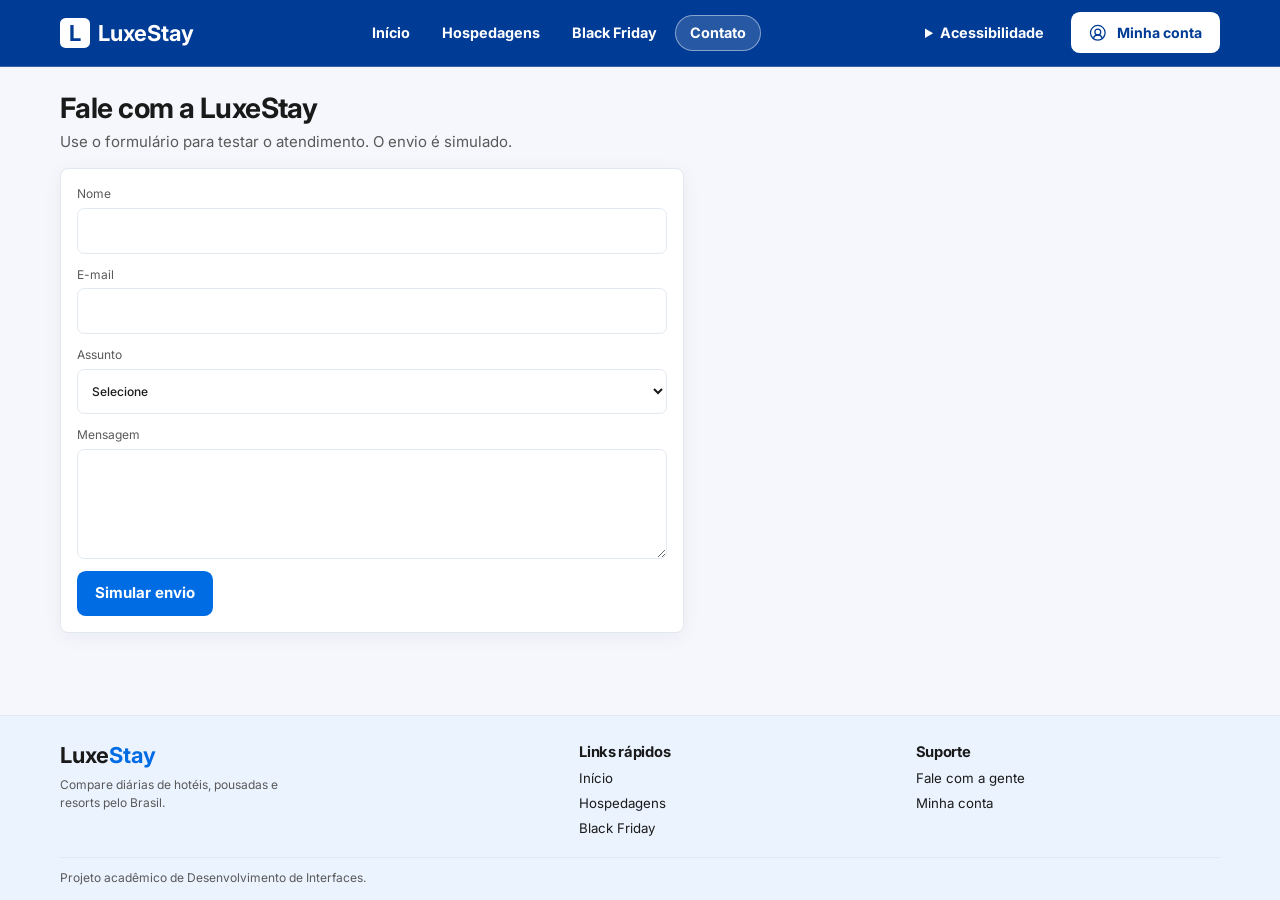
<file: contato.html>
<!doctype html>
<html lang="pt-BR">

  <head>
    <meta charset="utf-8">
    <meta name="viewport" content="width=device-width, initial-scale=1">
    <meta name="theme-color" content="#003B95">
    <title>Contato | LuxeStay</title>
    <link rel="stylesheet"
      href="https://cdn.jsdelivr.net/npm/bootstrap@5.3.8/dist/css/bootstrap.min.css">
    <link rel="stylesheet" href="css/style.css">

    <script defer src="js/hospedagens.js"></script>
    <script defer src="js/script.js"></script>
    <script defer src="js/conta.js"></script>
  </head>

  <body>
    <a class="skip-link" href="#principal">Ir para o conteúdo</a>
    <header class="site-header">
      <div class="shell header-inner">
        <a class="brand" href="index.html" aria-label="LuxeStay, início"><span class="brand-mark"
            aria-hidden="true">L</span> Luxe<span>Stay</span></a>
        <nav aria-label="Menu principal">
          <a href="index.html">Início</a>
          <a href="hospedagens.html">Hospedagens</a>
          <a href="index.html#ofertas">Black Friday</a>
          <a href="contato.html" aria-current="page">Contato</a>
        </nav>
        <div class="header-actions">
          <details class="access">
            <summary>Acessibilidade</summary>
            <div class="access-options">
              <label for="tema">Aparência</label>
              <select id="tema">
                <option value="light">Modo claro</option>
                <option value="dark">Modo escuro</option>
              </select>
              <label for="tamanho">Tamanho do texto</label>
              <select id="tamanho">
                <option value="normal">Padrão</option>
                <option value="grande">Maior</option>
                <option value="extra">Muito maior</option>
              </select>
            </div>
          </details>
          <a class="action compact" data-account href="login.html"><svg class="ui-icon" aria-hidden="true" focusable="false"><use href="images/interface.svg#conta"></use></svg><span class="account-avatar" aria-hidden="true" hidden></span><span class="account-name">Minha conta</span></a>
        </div>
      </div>
    </header>
    <main id="principal" class="shell inner-page">
      <h1>Fale com a LuxeStay</h1>
      <p class="subtle">Use o formulário para testar o atendimento. O envio é simulado.</p>
      <form class="surface stack contact-form" id="form-contato">
        <label>Nome<input name="nome" autocomplete="name" maxlength="60" required></label>
        <label>E-mail<input type="email" name="email" autocomplete="email" maxlength="120"
            required></label>
        <label>Assunto<select name="assunto" required>
            <option value="">Selecione</option>
            <option>Hospedagens</option>
            <option>Simulação de reserva</option>
            <option>Acessibilidade</option>
            <option>Outros</option>
          </select></label>
        <label>Mensagem<textarea name="mensagem" rows="5" minlength="10" maxlength="800"
            required></textarea></label>
        <button class="action" type="submit">Simular envio</button>
        <p class="form-status" role="status"></p>
      </form>
    </main>
    <footer class="site-footer">
      <div class="shell footer-inner">
        <div class="footer-about">
          <a class="brand" href="index.html">Luxe<span>Stay</span></a>
          <p>Compare diárias de hotéis, pousadas e resorts pelo Brasil.</p>
        </div>
        <nav aria-label="Links rápidos do rodapé">
          <h2>Links rápidos</h2>
          <a href="index.html">Início</a>
          <a href="hospedagens.html">Hospedagens</a>
          <a href="index.html#ofertas">Black Friday</a>
        </nav>
        <nav aria-label="Suporte do rodapé">
          <h2>Suporte</h2>
          <a href="contato.html">Fale com a gente</a>
          <a data-account-footer href="login.html">Minha conta</a>
        </nav>
        <p class="footer-project">Projeto acadêmico de Desenvolvimento de Interfaces.</p>
      </div>
    </footer>
  </body>

</html>
</file>
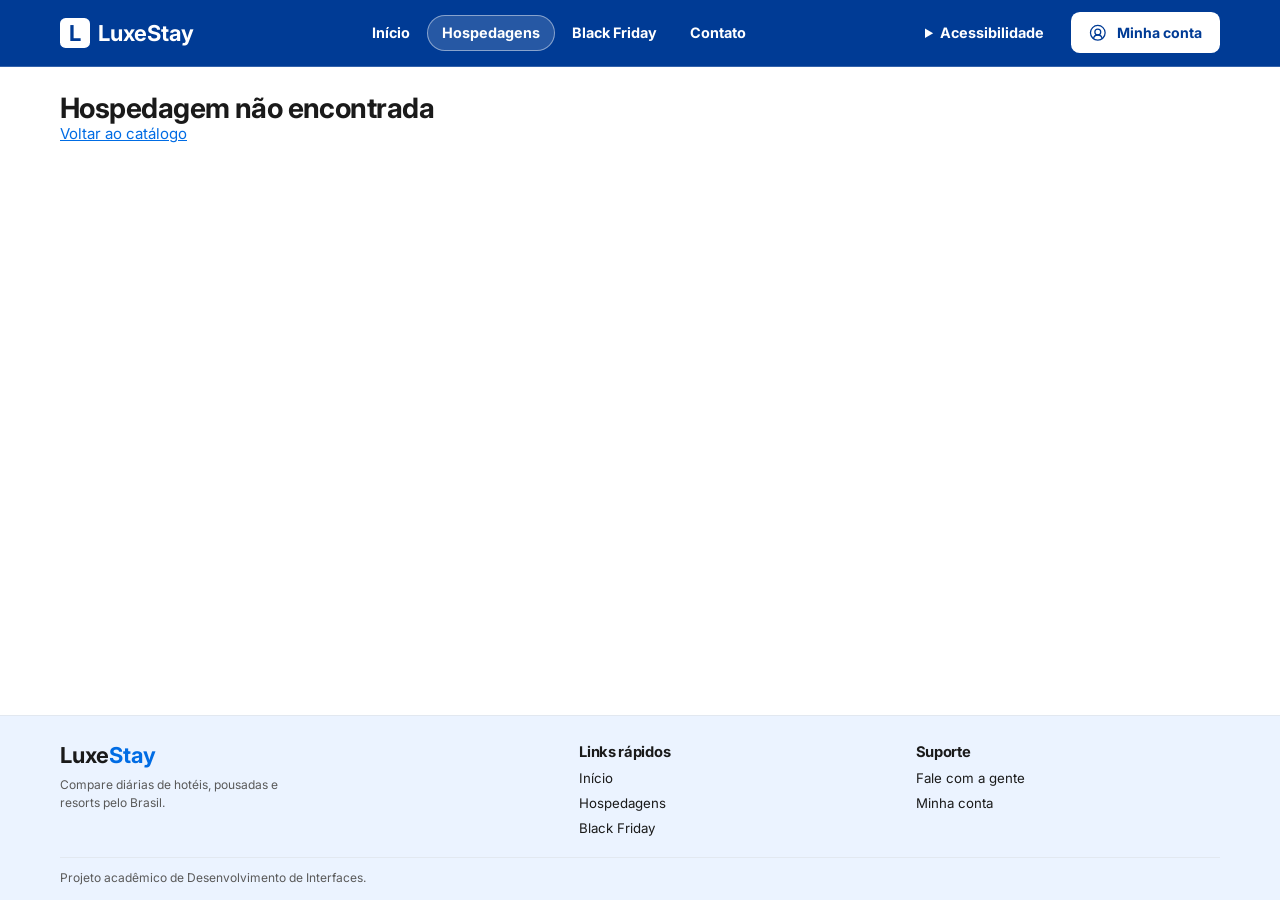
<file: detalhes.html>
<!doctype html>
<html lang="pt-BR">

  <head>
    <meta charset="utf-8">
    <meta name="viewport" content="width=device-width, initial-scale=1">
    <meta name="theme-color" content="#003B95">
    <title>Detalhes da hospedagem | LuxeStay</title>
    <link rel="stylesheet"
      href="https://cdn.jsdelivr.net/npm/bootstrap@5.3.8/dist/css/bootstrap.min.css">
    <link rel="stylesheet" href="css/style.css">
    <link rel="stylesheet" href="css/detalhes.css">

    <script defer src="js/hospedagens.js"></script>
    <script defer src="js/dados-detalhes.js"></script>
    <script defer src="js/detalhes.js"></script>
    <script defer src="js/script.js"></script>
    <script defer src="js/conta.js"></script>
  </head>

  <body>
    <a class="skip-link" href="#principal">Ir para o conteúdo</a>
    <header class="site-header">
      <div class="shell header-inner">
        <a class="brand" href="index.html" aria-label="LuxeStay, início"><span class="brand-mark"
            aria-hidden="true">L</span> Luxe<span>Stay</span></a>
        <nav aria-label="Menu principal">
          <a href="index.html">Início</a>
          <a href="hospedagens.html" aria-current="location">Hospedagens</a>
          <a href="index.html#ofertas">Black Friday</a>
          <a href="contato.html">Contato</a>
        </nav>
        <div class="header-actions">
          <details class="access">
            <summary>Acessibilidade</summary>
            <div class="access-options">
              <label for="tema">Aparência</label>
              <select id="tema">
                <option value="light">Modo claro</option>
                <option value="dark">Modo escuro</option>
              </select>
              <label for="tamanho">Tamanho do texto</label>
              <select id="tamanho">
                <option value="normal">Padrão</option>
                <option value="grande">Maior</option>
                <option value="extra">Muito maior</option>
              </select>
            </div>
          </details>
          <a class="action compact" data-account href="login.html"><svg class="ui-icon" aria-hidden="true" focusable="false"><use href="images/interface.svg#conta"></use></svg><span class="account-avatar" aria-hidden="true" hidden></span><span class="account-name">Minha conta</span></a>
        </div>
      </div>
    </header>
    <main id="principal" class="shell inner-page">
      <div id="detalhes-hotel">
        <h1>Detalhes da hospedagem</h1><noscript>
          <p>Ative o JavaScript para consultar esta hospedagem.</p>
        </noscript>
      </div>
    </main>
    <footer class="site-footer">
      <div class="shell footer-inner">
        <div class="footer-about">
          <a class="brand" href="index.html">Luxe<span>Stay</span></a>
          <p>Compare diárias de hotéis, pousadas e resorts pelo Brasil.</p>
        </div>
        <nav aria-label="Links rápidos do rodapé">
          <h2>Links rápidos</h2>
          <a href="index.html">Início</a>
          <a href="hospedagens.html">Hospedagens</a>
          <a href="index.html#ofertas">Black Friday</a>
        </nav>
        <nav aria-label="Suporte do rodapé">
          <h2>Suporte</h2>
          <a href="contato.html">Fale com a gente</a>
          <a data-account-footer href="login.html">Minha conta</a>
        </nav>
        <p class="footer-project">Projeto acadêmico de Desenvolvimento de Interfaces.</p>
      </div>
    </footer>
  </body>

</html>
</file>
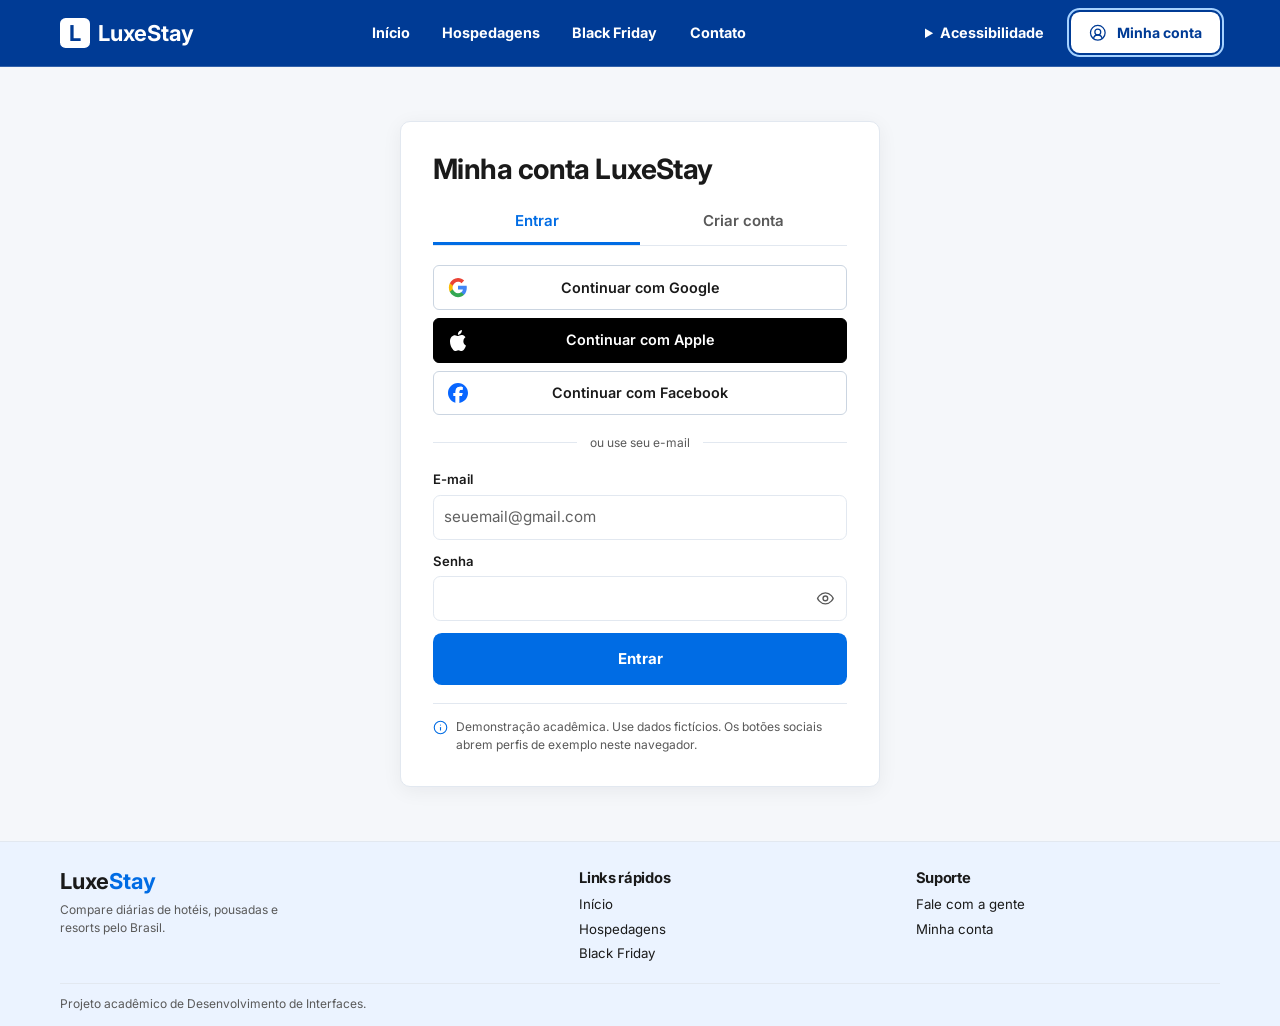
<file: login.html>
<!doctype html>
<html lang="pt-BR">

  <head>
    <meta charset="utf-8">
    <meta name="viewport" content="width=device-width, initial-scale=1">
    <meta name="theme-color" content="#003B95">
    <title>Minha conta | LuxeStay</title>
    <link rel="stylesheet"
      href="https://cdn.jsdelivr.net/npm/bootstrap@5.3.8/dist/css/bootstrap.min.css">
    <link rel="stylesheet" href="css/style.css">
    <link rel="stylesheet" href="css/conta.css">

    <script defer src="js/hospedagens.js"></script>
    <script defer src="js/script.js"></script>
    <script defer src="js/conta.js"></script>
    <script defer src="js/campos-conta.js"></script>
    <script defer src="js/login.js"></script>
  </head>

  <body>
    <a class="skip-link" href="#principal">Ir para o conteúdo</a>
    <header class="site-header">
      <div class="shell header-inner">
        <a class="brand" href="index.html" aria-label="LuxeStay, início"><span class="brand-mark"
            aria-hidden="true">L</span> Luxe<span>Stay</span></a>
        <nav aria-label="Menu principal">
          <a href="index.html">Início</a>
          <a href="hospedagens.html">Hospedagens</a>
          <a href="index.html#ofertas">Black Friday</a>
          <a href="contato.html">Contato</a>
        </nav>
        <div class="header-actions">
          <details class="access">
            <summary>Acessibilidade</summary>
            <div class="access-options">
              <label for="tema">Aparência</label>
              <select id="tema">
                <option value="light">Modo claro</option>
                <option value="dark">Modo escuro</option>
              </select>
              <label for="tamanho">Tamanho do texto</label>
              <select id="tamanho">
                <option value="normal">Padrão</option>
                <option value="grande">Maior</option>
                <option value="extra">Muito maior</option>
              </select>
            </div>
          </details>
          <a class="action compact" data-account href="login.html" aria-current="page"><svg class="ui-icon" aria-hidden="true" focusable="false"><use href="images/interface.svg#conta"></use></svg><span class="account-avatar" aria-hidden="true" hidden></span><span class="account-name">Minha conta</span></a>
        </div>
      </div>
    </header>
    <main id="principal" class="account-page login-page">
      <section class="auth-card" id="formularios-conta" aria-labelledby="titulo-conta">
        <h1 id="titulo-conta">Minha conta LuxeStay</h1>
        <div class="auth-tabs" role="tablist" aria-label="Acesso à conta">
          <button id="aba-entrar" role="tab" type="button" aria-selected="true" aria-controls="painel-entrar">Entrar</button>
          <button id="aba-criar" role="tab" type="button" aria-selected="false" tabindex="-1" aria-controls="painel-criar">Criar conta</button>
        </div>
        <div class="social-actions" role="group" aria-label="Acesso social de demonstração">
          <button type="button" class="social-button social-google" data-provider="google"><img src="images/google.svg" width="21" height="21" alt="">Continuar com Google</button>
          <button type="button" class="social-button social-apple" data-provider="apple"><img src="images/apple.svg" width="21" height="21" alt="">Continuar com Apple</button>
          <button type="button" class="social-button social-facebook" data-provider="facebook"><img src="images/facebook.svg" width="21" height="21" alt="">Continuar com Facebook</button>
        </div>
        <div class="email-divider">ou use seu e-mail</div>
        <div id="painel-entrar" role="tabpanel" aria-labelledby="aba-entrar">
          <form id="form-login" class="account-form">
            <label for="login-email">E-mail<input id="login-email" name="email" type="email" autocomplete="username" placeholder="seuemail@gmail.com" maxlength="120" required></label>
            <div class="password-field">
                <label for="login-senha">Senha</label>
                <div class="password-control"><input id="login-senha" name="senha" type="password" autocomplete="current-password" required>
                  <button class="eye-button" type="button" data-eye="login-senha" aria-label="Mostrar senha" aria-pressed="false"><svg class="ui-icon" aria-hidden="true" focusable="false"><use href="images/interface.svg#olho"></use></svg></button>
                </div>
              </div>
            <button type="submit" class="action account-submit">Entrar</button>
          </form>
        </div>
        <div id="painel-criar" role="tabpanel" aria-labelledby="aba-criar" hidden>
          <form id="form-cadastro" class="account-form">
            <label for="cad-nome">Nome completo<input id="cad-nome" name="nome" type="text" autocomplete="name" maxlength="60" required></label>
              <label for="cad-email">E-mail<input id="cad-email" name="email" type="email" autocomplete="email" placeholder="seuemail@gmail.com" maxlength="120" required></label>
              <div class="account-pair">
                <label for="cad-cpf">CPF<input id="cad-cpf" name="cpf" type="text" inputmode="numeric" data-mask="cpf" placeholder="000.000.000-00" pattern="[0-9]{3}\.[0-9]{3}\.[0-9]{3}-[0-9]{2}" required></label>
                <label for="cad-fone">Telefone<input id="cad-fone" name="telefone" type="tel" autocomplete="tel-national" inputmode="tel" data-mask="telefone" placeholder="(00) 00000-0000" pattern="\([0-9]{2}\) [0-9]{4,5}-[0-9]{4}" required></label>
              </div>
              <div class="cep-field">
                <label for="cad-cep">CEP<input id="cad-cep" name="cep" type="text" autocomplete="postal-code" inputmode="numeric" data-mask="cep" placeholder="00000-000" pattern="[0-9]{5}-[0-9]{3}" aria-describedby="cad-local" required></label>
                <span id="cad-local" class="cep-status" role="status"></span>
              </div>
            <div class="account-pair">
              <div class="password-field">
                <label for="cad-senha">Senha</label>
                <div class="password-control"><input id="cad-senha" aria-describedby="regras-cadastro" name="senha" type="password" autocomplete="new-password" minlength="6" required>
                  <button class="eye-button" type="button" data-eye="cad-senha" aria-label="Mostrar senha" aria-pressed="false"><svg class="ui-icon" aria-hidden="true" focusable="false"><use href="images/interface.svg#olho"></use></svg></button>
                </div>
              </div>
              <div class="password-field">
                <label for="cad-confirmar">Confirmar senha</label>
                <div class="password-control"><input id="cad-confirmar" aria-describedby="regras-cadastro" name="confirmacao" type="password" autocomplete="new-password" minlength="6" required>
                  <button class="eye-button" type="button" data-eye="cad-confirmar" aria-label="Mostrar confirmar senha" aria-pressed="false"><svg class="ui-icon" aria-hidden="true" focusable="false"><use href="images/interface.svg#olho"></use></svg></button>
                </div>
              </div>
            </div>
            <div class="password-rules" id="regras-cadastro" aria-live="polite">
                <span data-rule="tamanho">Mínimo de 6 caracteres</span><span data-rule="iguais">As senhas devem coincidir</span>
              </div>
            <button type="submit" class="action account-submit">Criar conta e acessar</button>
          </form>
        </div>
        <p id="acesso-status" class="account-error" role="alert"></p>
        <p class="demo-note"><svg class="ui-icon" aria-hidden="true" focusable="false"><use href="images/interface.svg#info"></use></svg> <span>Demonstração acadêmica. Use dados fictícios. Os botões sociais abrem perfis de exemplo neste navegador.</span></p>
      </section>
    </main>
    <footer class="site-footer">
      <div class="shell footer-inner">
        <div class="footer-about">
          <a class="brand" href="index.html">Luxe<span>Stay</span></a>
          <p>Compare diárias de hotéis, pousadas e resorts pelo Brasil.</p>
        </div>
        <nav aria-label="Links rápidos do rodapé">
          <h2>Links rápidos</h2>
          <a href="index.html">Início</a>
          <a href="hospedagens.html">Hospedagens</a>
          <a href="index.html#ofertas">Black Friday</a>
        </nav>
        <nav aria-label="Suporte do rodapé">
          <h2>Suporte</h2>
          <a href="contato.html">Fale com a gente</a>
          <a data-account-footer href="login.html">Minha conta</a>
        </nav>
        <p class="footer-project">Projeto acadêmico de Desenvolvimento de Interfaces.</p>
      </div>
    </footer>
  </body>

</html>
</file>
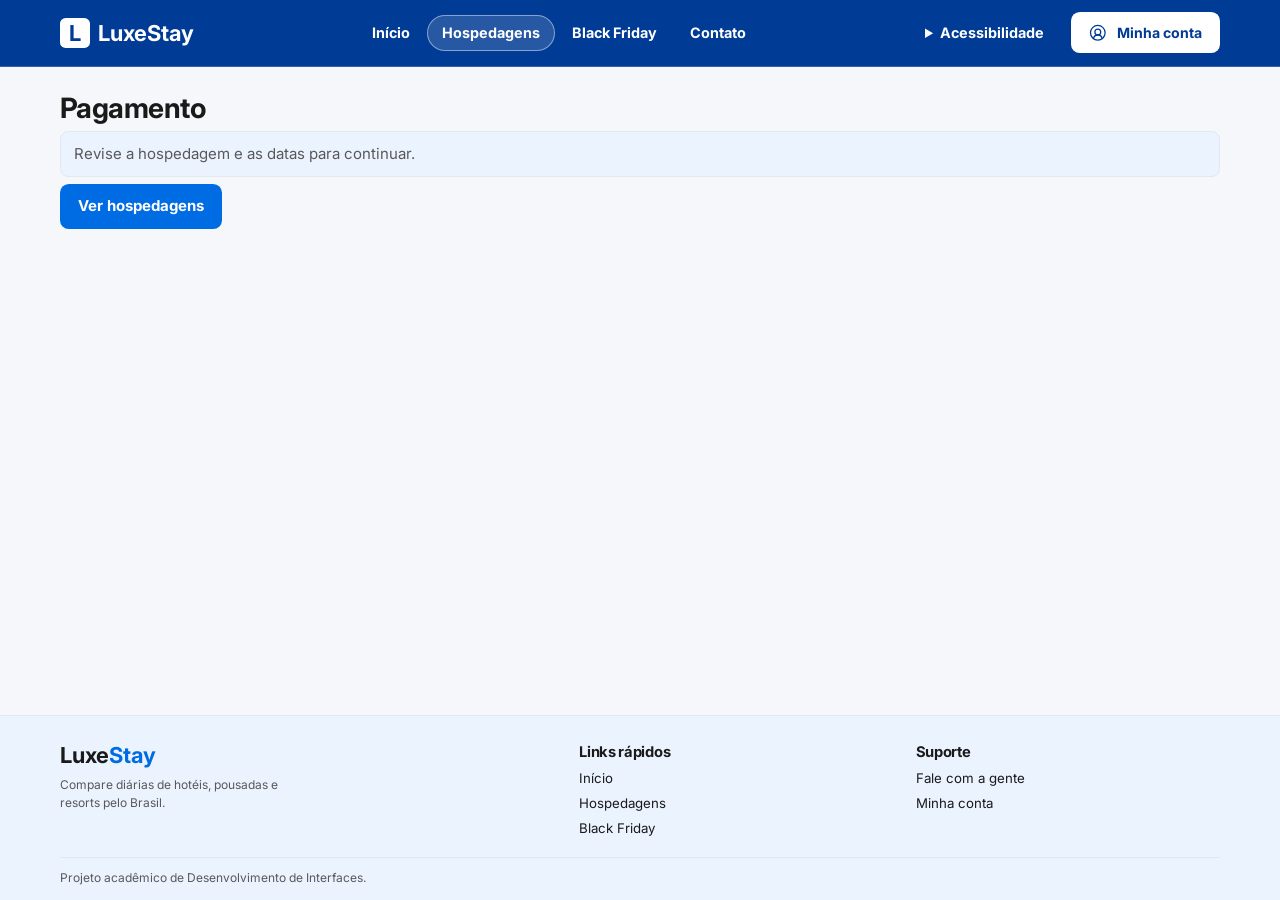
<file: pagamento.html>
<!doctype html>
<html lang="pt-BR">

  <head>
    <meta charset="utf-8">
    <meta name="viewport" content="width=device-width, initial-scale=1">
    <meta name="theme-color" content="#003B95">
    <title>Pagamento | LuxeStay</title>
    <link rel="stylesheet"
      href="https://cdn.jsdelivr.net/npm/bootstrap@5.3.8/dist/css/bootstrap.min.css">
    <link rel="stylesheet" href="css/style.css">
    <link rel="stylesheet" href="css/reserva.css">
    <link rel="stylesheet" href="css/pagamento.css">

    <script defer src="js/hospedagens.js"></script>
    <script defer src="js/script.js"></script>
    <script defer src="js/conta.js"></script>
    <script defer src="js/pagamento.js"></script>
  </head>

  <body class="checkout-page">
    <a class="skip-link" href="#principal">Ir para o conteúdo</a>
    <header class="site-header">
      <div class="shell header-inner">
        <a class="brand" href="index.html" aria-label="LuxeStay, início"><span class="brand-mark"
            aria-hidden="true">L</span> Luxe<span>Stay</span></a>
        <nav aria-label="Menu principal">
          <a href="index.html">Início</a>
          <a href="hospedagens.html" aria-current="location">Hospedagens</a>
          <a href="index.html#ofertas">Black Friday</a>
          <a href="contato.html">Contato</a>
        </nav>
        <div class="header-actions">
          <details class="access">
            <summary>Acessibilidade</summary>
            <div class="access-options">
              <label for="tema">Aparência</label>
              <select id="tema">
                <option value="light">Modo claro</option>
                <option value="dark">Modo escuro</option>
              </select>
              <label for="tamanho">Tamanho do texto</label>
              <select id="tamanho">
                <option value="normal">Padrão</option>
                <option value="grande">Maior</option>
                <option value="extra">Muito maior</option>
              </select>
            </div>
          </details>
          <a class="action compact" data-account href="login.html"><svg class="ui-icon" aria-hidden="true" focusable="false"><use href="images/interface.svg#conta"></use></svg><span class="account-avatar" aria-hidden="true" hidden></span><span class="account-name">Minha conta</span></a>
        </div>
      </div>
    </header>
    <main id="principal">
      <div id="pagamento-hotel">
        <noscript>
          <div class="shell inner-page">
            <h1>Pagamento</h1>
            <p>Ative o JavaScript para revisar a reserva e escolher como pagar.</p>
          </div>
        </noscript>
      </div>
    </main>
    <dialog id="comprovante" aria-labelledby="titulo-comprovante" aria-describedby="mensagem-comprovante">
      <div class="receipt-inner">
        <svg class="receipt-check" aria-hidden="true" viewBox="0 0 48 48"><circle cx="24" cy="24" r="24"/><path d="m13 24 7 7 15-16"/></svg>
        <h2 id="titulo-comprovante" tabindex="-1" autofocus>Reserva confirmada com sucesso!</h2>
        <p id="mensagem-comprovante"></p>
        <div class="receipt-code">
          <div><small>Código de confirmação</small><strong id="codigo-confirmacao"></strong></div>
          <button type="button" class="copy-button" data-copiar="codigo-confirmacao">Copiar código</button>
        </div>
        <p class="copy-status" role="status"></p>
        <dl class="receipt-lines">
          <div><dt>Hotel</dt><dd id="rec-hotel"></dd></div>
          <div><dt>Check-in</dt><dd id="rec-entrada"></dd></div>
          <div><dt>Check-out</dt><dd id="rec-saida"></dd></div>
          <div><dt>Hóspedes</dt><dd id="rec-grupo"></dd></div>
          <div><dt>Forma de pagamento</dt><dd id="rec-forma"></dd></div>
          <div><dt>Valor total pago</dt><dd id="rec-total"></dd></div>
        </dl>
        <span class="receipt-badge">Modo de teste acadêmico</span>
        <div class="receipt-actions">
          <a class="action" id="destino-reserva" href="perfil.html#reservas">Ver em Minhas Reservas →</a>
          <a href="index.html">Voltar para o início</a>
        </div>
      </div>
    </dialog>
    <footer class="site-footer">
      <div class="shell footer-inner">
        <div class="footer-about">
          <a class="brand" href="index.html">Luxe<span>Stay</span></a>
          <p>Compare diárias de hotéis, pousadas e resorts pelo Brasil.</p>
        </div>
        <nav aria-label="Links rápidos do rodapé">
          <h2>Links rápidos</h2>
          <a href="index.html">Início</a>
          <a href="hospedagens.html">Hospedagens</a>
          <a href="index.html#ofertas">Black Friday</a>
        </nav>
        <nav aria-label="Suporte do rodapé">
          <h2>Suporte</h2>
          <a href="contato.html">Fale com a gente</a>
          <a data-account-footer href="login.html">Minha conta</a>
        </nav>
        <p class="footer-project">Projeto acadêmico de Desenvolvimento de Interfaces.</p>
      </div>
    </footer>
  </body>

</html>
</file>
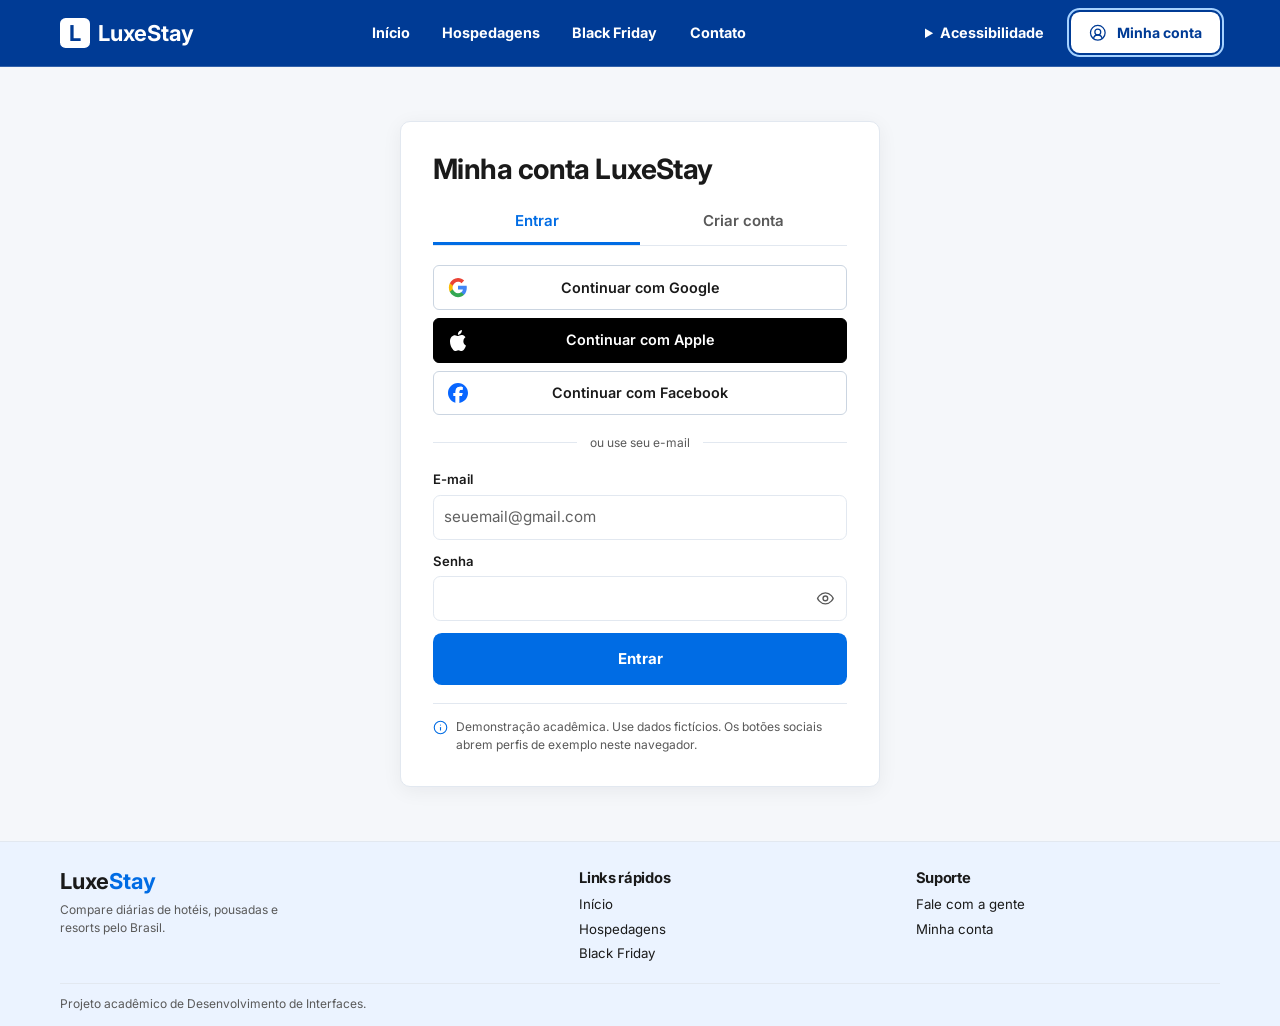
<file: perfil.html>
<!doctype html>
<html lang="pt-BR">

  <head>
    <meta charset="utf-8">
    <meta name="viewport" content="width=device-width, initial-scale=1">
    <meta name="theme-color" content="#003B95">
    <title>Meu perfil | LuxeStay</title>
    <link rel="stylesheet"
      href="https://cdn.jsdelivr.net/npm/bootstrap@5.3.8/dist/css/bootstrap.min.css">
    <link rel="stylesheet" href="css/style.css">
    <link rel="stylesheet" href="css/conta.css">

    <script defer src="js/hospedagens.js"></script>
    <script defer src="js/script.js"></script>
    <script defer src="js/conta.js"></script>
    <script defer src="js/campos-conta.js"></script>
    <script defer src="js/perfil.js"></script>
  </head>

  <body>
    <a class="skip-link" href="#principal">Ir para o conteúdo</a>
    <header class="site-header">
      <div class="shell header-inner">
        <a class="brand" href="index.html" aria-label="LuxeStay, início"><span class="brand-mark"
            aria-hidden="true">L</span> Luxe<span>Stay</span></a>
        <nav aria-label="Menu principal">
          <a href="index.html">Início</a>
          <a href="hospedagens.html">Hospedagens</a>
          <a href="index.html#ofertas">Black Friday</a>
          <a href="contato.html">Contato</a>
        </nav>
        <div class="header-actions">
          <details class="access">
            <summary>Acessibilidade</summary>
            <div class="access-options">
              <label for="tema">Aparência</label>
              <select id="tema">
                <option value="light">Modo claro</option>
                <option value="dark">Modo escuro</option>
              </select>
              <label for="tamanho">Tamanho do texto</label>
              <select id="tamanho">
                <option value="normal">Padrão</option>
                <option value="grande">Maior</option>
                <option value="extra">Muito maior</option>
              </select>
            </div>
          </details>
          <a class="action compact" data-account href="login.html" aria-current="page"><svg class="ui-icon" aria-hidden="true" focusable="false"><use href="images/interface.svg#conta"></use></svg><span class="account-avatar" aria-hidden="true" hidden></span><span class="account-name">Minha conta</span></a>
        </div>
      </div>
    </header>
    <main id="principal" class="shell profile-page" hidden>
      <h1>Meu perfil</h1>
      <div class="checkout-return" hidden><a class="action" id="retomar-pagamento" href="pagamento.html">Continuar para o pagamento →</a></div>
      <div class="profile-layout">
        <aside class="profile-sidebar" aria-label="Minha conta">
          <div class="member-card">
            <span class="account-avatar large" id="perfil-avatar" aria-hidden="true"></span>
            <strong id="perfil-nome"></strong>
            <span class="member-badge">Membro LuxeStay</span>
            <p id="perfil-metodo"></p>
          </div>
          <nav class="profile-nav" aria-label="Menu do perfil">
            <a href="#dados" aria-current="location"><svg class="ui-icon" aria-hidden="true" focusable="false"><use href="images/interface.svg#conta"></use></svg> Dados pessoais</a>
            <a href="#reservas"><svg class="ui-icon" aria-hidden="true" focusable="false"><use href="images/interface.svg#reserva"></use></svg> Minhas reservas</a>
            <a href="#seguranca"><svg class="ui-icon" aria-hidden="true" focusable="false"><use href="images/interface.svg#cadeado"></use></svg> Segurança e senha</a>
            <button id="sair-conta" type="button"><svg class="ui-icon" aria-hidden="true" focusable="false"><use href="images/interface.svg#sair"></use></svg> Sair da conta</button>
          </nav>
        </aside>
        <div class="profile-content">
          <section id="dados" class="profile-panel" aria-labelledby="titulo-dados">
            <div class="panel-heading"><h2 id="titulo-dados" tabindex="-1">Dados pessoais</h2>
              <button class="account-edit" id="editar-dados" type="button" aria-expanded="false" aria-controls="form-perfil"><svg class="ui-icon" aria-hidden="true" focusable="false"><use href="images/interface.svg#editar"></use></svg> Editar perfil</button>
            </div>
            <dl class="personal-rows" id="lista-dados">
              <div><dt>Nome completo</dt><dd data-personal="nome"></dd></div>
              <div><dt>E-mail</dt><dd data-personal="email"></dd></div>
              <div><dt>CPF</dt><dd data-personal="cpf"></dd></div>
              <div><dt>Telefone</dt><dd data-personal="telefone"></dd></div>
              <div><dt>CEP</dt><dd data-personal="cep"></dd></div>
            </dl>
            <form id="form-perfil" class="account-form profile-form" hidden>
              <label for="edit-nome">Nome completo<input id="edit-nome" name="nome" type="text" autocomplete="name" maxlength="60" required></label>
              <label for="edit-email">E-mail<input id="edit-email" name="email" type="email" autocomplete="email" placeholder="seuemail@gmail.com" maxlength="120" required></label>
              <div class="account-pair">
                <label for="edit-cpf">CPF<input id="edit-cpf" name="cpf" type="text" inputmode="numeric" data-mask="cpf" placeholder="000.000.000-00" pattern="[0-9]{3}\.[0-9]{3}\.[0-9]{3}-[0-9]{2}" ></label>
                <label for="edit-fone">Telefone<input id="edit-fone" name="telefone" type="tel" autocomplete="tel-national" inputmode="tel" data-mask="telefone" placeholder="(00) 00000-0000" pattern="\([0-9]{2}\) [0-9]{4,5}-[0-9]{4}" ></label>
              </div>
              <div class="cep-field">
                <label for="edit-cep">CEP<input id="edit-cep" name="cep" type="text" autocomplete="postal-code" inputmode="numeric" data-mask="cep" placeholder="00000-000" pattern="[0-9]{5}-[0-9]{3}" aria-describedby="edit-local" ></label>
                <span id="edit-local" class="cep-status" role="status"></span>
              </div>
              <div class="form-actions"><button class="action" type="submit">Salvar alterações</button><button class="action secondary" id="cancelar-edicao" type="button">Cancelar</button></div>
              <p class="account-error" role="alert"></p>
            </form>
          </section>
          <section id="reservas" class="profile-panel" aria-labelledby="titulo-reservas" hidden>
            <div class="panel-heading"><h2 id="titulo-reservas" tabindex="-1">Minhas reservas</h2></div>
            <div id="reservas-perfil"></div>
          </section>
          <section id="seguranca" class="profile-panel" aria-labelledby="titulo-seguranca" hidden>
            <div class="panel-heading"><h2 id="titulo-seguranca" tabindex="-1">Segurança e senha</h2></div>
            <p id="acesso-social" hidden></p>
            <form class="account-form profile-form" id="form-senha">
              <div class="password-field">
                <label for="seg-atual">Senha atual</label>
                <div class="password-control"><input id="seg-atual" name="atual" type="password" autocomplete="current-password" required>
                  <button class="eye-button" type="button" data-eye="seg-atual" aria-label="Mostrar senha atual" aria-pressed="false"><svg class="ui-icon" aria-hidden="true" focusable="false"><use href="images/interface.svg#olho"></use></svg></button>
                </div>
              </div>
              <div class="account-pair"><div class="password-field">
                <label for="seg-nova">Nova senha</label>
                <div class="password-control"><input id="seg-nova" aria-describedby="regras-seguranca" name="senha" type="password" autocomplete="new-password" minlength="6" required>
                  <button class="eye-button" type="button" data-eye="seg-nova" aria-label="Mostrar nova senha" aria-pressed="false"><svg class="ui-icon" aria-hidden="true" focusable="false"><use href="images/interface.svg#olho"></use></svg></button>
                </div>
              </div>
                <div class="password-field">
                <label for="seg-confirmar">Confirmar nova senha</label>
                <div class="password-control"><input id="seg-confirmar" aria-describedby="regras-seguranca" name="confirmacao" type="password" autocomplete="new-password" minlength="6" required>
                  <button class="eye-button" type="button" data-eye="seg-confirmar" aria-label="Mostrar confirmar nova senha" aria-pressed="false"><svg class="ui-icon" aria-hidden="true" focusable="false"><use href="images/interface.svg#olho"></use></svg></button>
                </div>
              </div></div>
              <div class="password-rules" id="regras-seguranca" aria-live="polite">
                <span data-rule="tamanho">Mínimo de 6 caracteres</span><span data-rule="iguais">As senhas devem coincidir</span>
              </div>
              <button type="submit" class="action">Salvar nova senha</button>
              <p class="account-error" role="alert"></p>
            </form>
          </section>
        </div>
      </div>
      <template id="sem-reservas">
        <div class="empty-bookings">
          <span class="empty-icon"><svg class="ui-icon" aria-hidden="true"><use href="images/interface.svg#reserva"></use></svg></span>
          <h3>Você ainda não tem reservas</h3>
          <p>As estadias confirmadas com esta conta aparecem aqui.</p>
          <a class="action" href="hospedagens.html">Explorar hospedagens</a>
        </div>
      </template>
      <template id="cartao-reserva">
        <article class="booking-card">
          <div class="booking-preview"><div class="stay-photo"></div>
            <div><span class="confirmed-badge">Reserva confirmada (Modo teste)</span>
              <h3><a href="detalhes.html"></a></h3><p class="booking-city"></p></div></div>
          <dl class="booking-details">
            <div><dt>Check-in</dt><dd><time data-date="checkin"></time></dd></div>
            <div><dt>Check-out</dt><dd><time data-date="checkout"></time></dd></div>
            <div><dt>Hóspedes</dt><dd class="booking-guests"></dd></div>
          </dl>
          <div class="booking-foot"><span class="booking-code"></span><div>Total <strong class="booking-total"></strong></div></div>
        </article>
      </template>
      <div id="perfil-toast" class="profile-toast" role="status"></div>
    </main>
    <footer class="site-footer">
      <div class="shell footer-inner">
        <div class="footer-about">
          <a class="brand" href="index.html">Luxe<span>Stay</span></a>
          <p>Compare diárias de hotéis, pousadas e resorts pelo Brasil.</p>
        </div>
        <nav aria-label="Links rápidos do rodapé">
          <h2>Links rápidos</h2>
          <a href="index.html">Início</a>
          <a href="hospedagens.html">Hospedagens</a>
          <a href="index.html#ofertas">Black Friday</a>
        </nav>
        <nav aria-label="Suporte do rodapé">
          <h2>Suporte</h2>
          <a href="contato.html">Fale com a gente</a>
          <a data-account-footer href="login.html">Minha conta</a>
        </nav>
        <p class="footer-project">Projeto acadêmico de Desenvolvimento de Interfaces.</p>
      </div>
    </footer>
  </body>

</html>
</file>
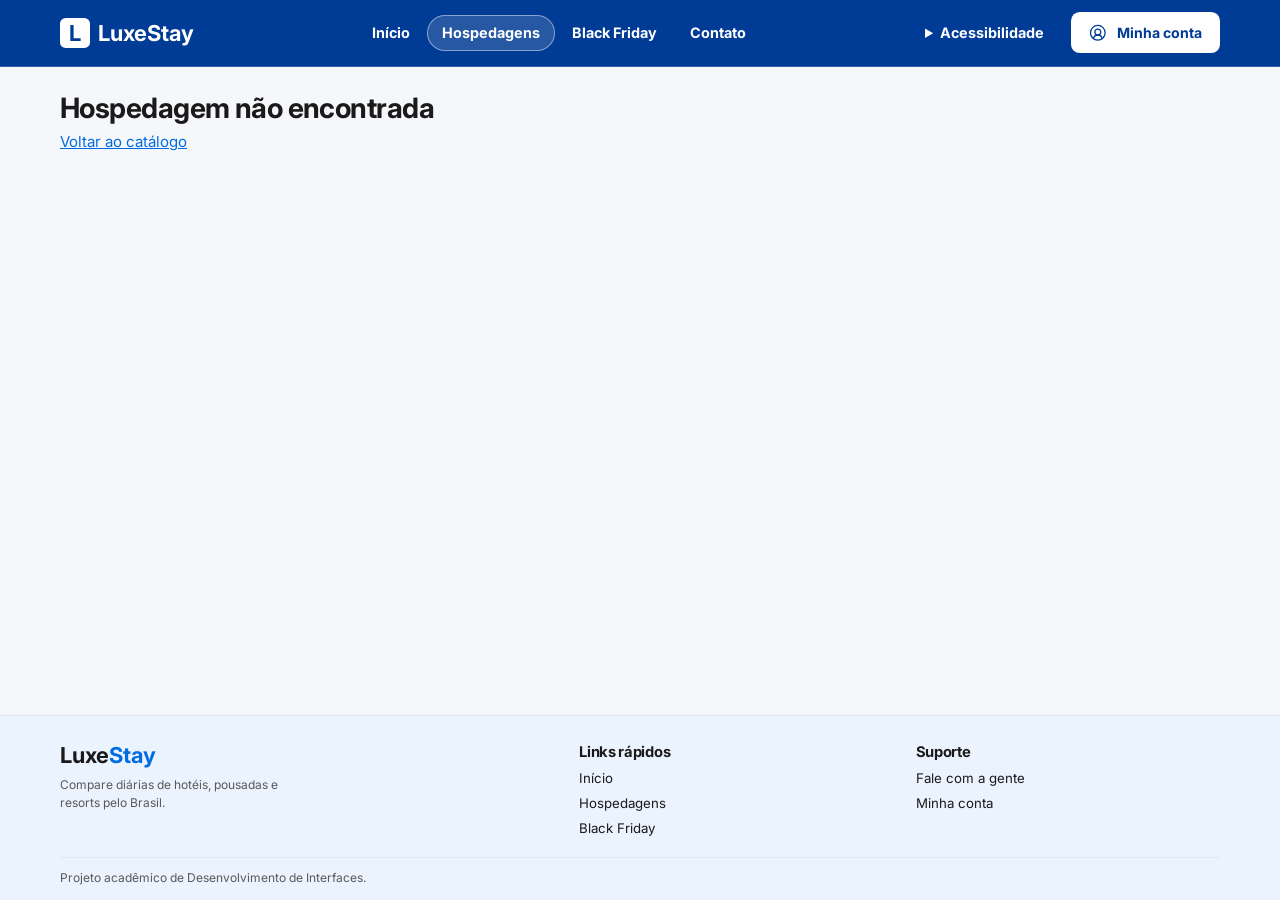
<file: reserva.html>
<!doctype html>
<html lang="pt-BR">

  <head>
    <meta charset="utf-8">
    <meta name="viewport" content="width=device-width, initial-scale=1">
    <meta name="theme-color" content="#003B95">
    <title>Estimativa da estadia | LuxeStay</title>
    <link rel="stylesheet"
      href="https://cdn.jsdelivr.net/npm/bootstrap@5.3.8/dist/css/bootstrap.min.css">
    <link rel="stylesheet" href="css/style.css">
    <link rel="stylesheet" href="css/reserva.css">

    <script defer src="js/hospedagens.js"></script>
    <script defer src="js/dados-detalhes.js"></script>
    <script defer src="js/reserva.js"></script>
    <script defer src="js/script.js"></script>
    <script defer src="js/conta.js"></script>
  </head>

  <body>
    <a class="skip-link" href="#principal">Ir para o conteúdo</a>
    <header class="site-header">
      <div class="shell header-inner">
        <a class="brand" href="index.html" aria-label="LuxeStay, início"><span class="brand-mark"
            aria-hidden="true">L</span> Luxe<span>Stay</span></a>
        <nav aria-label="Menu principal">
          <a href="index.html">Início</a>
          <a href="hospedagens.html" aria-current="location">Hospedagens</a>
          <a href="index.html#ofertas">Black Friday</a>
          <a href="contato.html">Contato</a>
        </nav>
        <div class="header-actions">
          <details class="access">
            <summary>Acessibilidade</summary>
            <div class="access-options">
              <label for="tema">Aparência</label>
              <select id="tema">
                <option value="light">Modo claro</option>
                <option value="dark">Modo escuro</option>
              </select>
              <label for="tamanho">Tamanho do texto</label>
              <select id="tamanho">
                <option value="normal">Padrão</option>
                <option value="grande">Maior</option>
                <option value="extra">Muito maior</option>
              </select>
            </div>
          </details>
          <a class="action compact" data-account href="login.html"><svg class="ui-icon" aria-hidden="true" focusable="false"><use href="images/interface.svg#conta"></use></svg><span class="account-avatar" aria-hidden="true" hidden></span><span class="account-name">Minha conta</span></a>
        </div>
      </div>
    </header>
    <main id="principal" class="reservation-page">
      <div id="reserva-hotel">
        <div class="shell inner-page">
          <h1>Estimativa da estadia</h1>
          <noscript><p>Ative o JavaScript para calcular a estadia.</p></noscript>
        </div>
      </div>
    </main>
    <footer class="site-footer">
      <div class="shell footer-inner">
        <div class="footer-about">
          <a class="brand" href="index.html">Luxe<span>Stay</span></a>
          <p>Compare diárias de hotéis, pousadas e resorts pelo Brasil.</p>
        </div>
        <nav aria-label="Links rápidos do rodapé">
          <h2>Links rápidos</h2>
          <a href="index.html">Início</a>
          <a href="hospedagens.html">Hospedagens</a>
          <a href="index.html#ofertas">Black Friday</a>
        </nav>
        <nav aria-label="Suporte do rodapé">
          <h2>Suporte</h2>
          <a href="contato.html">Fale com a gente</a>
          <a data-account-footer href="login.html">Minha conta</a>
        </nav>
        <p class="footer-project">Projeto acadêmico de Desenvolvimento de Interfaces.</p>
      </div>
    </footer>
  </body>

</html>
</file>
<file: css/style.css>
@import url('https://fonts.googleapis.com/css2?family=Inter:wght@400;500;600;700&display=swap');

:root {
  color-scheme: light;
  --page: #f5f7fc;
  --surface: #fff;
  --soft: #ebf3ff;
  --ink: #1a1a1a;
  --muted: #595959;
  --accent: #006ce4;
  --button: #006ce4;
  --button-text: #fff;
  --line: #e2e8f0;
  --focus: #1d5be4;
  --gold: #ffb700;
  --navy: #003b95;
  --saving: #137044;
  --card-radius: 8px;
  --card-shadow: 0 4px 20px rgba(15, 23, 42, .05);
  --title-size: clamp(1.5rem, 2.5vw, 1.75rem);
  --name-size: clamp(1.125rem, 1.8vw, 1.25rem);
  --price-size: clamp(1.375rem, 2vw, 1.625rem);
  --micro: .75rem;
}

:root[data-theme="dark"] {
  color-scheme: dark;
  --page: #0b1426;
  --surface: #131f34;
  --soft: #1b2b46;
  --ink: #eff5ff;
  --muted: #bed0ec;
  --accent: #a7c7ff;
  --button: #a7c7ff;
  --button-text: #101f39;
  --line: #566e94;
  --focus: #c1d4ff;
  --saving: #85dfad;
}

:root[data-size="grande"] {
  font-size: 112.5%;
}

:root[data-size="extra"] {
  font-size: 125%;
}

* {
  box-sizing: border-box;
}

[hidden] {
  display: none !important;
}

body {
  margin: 0;
  min-height: 100vh;
  display: flex;
  flex-direction: column;
  background: var(--page);
  color: var(--ink);
  font: .9375rem/1.5 "Inter", system-ui, sans-serif;
  -webkit-font-smoothing: antialiased;
  -moz-osx-font-smoothing: grayscale;
}

main {
  flex: 1;
}

a {
  color: var(--accent);
}

img {
  display: block;
  max-width: 100%;
}

button,
input,
select,
textarea {
  font: inherit;
}

button,
select,
summary {
  cursor: pointer;
}

:focus-visible {
  outline: 3px solid var(--focus);
  outline-offset: 3px;
}

.shell {
  width: min(1160px, calc(100% - 3rem));
  margin-inline: auto;
}

.sr-only,
.skip-link:not(:focus) {
  position: absolute;
  width: 1px;
  height: 1px;
  padding: 0;
  overflow: hidden;
  clip-path: inset(50%);
  white-space: nowrap;
}

.skip-link:focus {
  position: fixed;
  z-index: 10;
  top: .75rem;
  left: .75rem;
  padding: .6rem 1rem;
  background: var(--surface);
  border-radius: .4rem;
}

h1,
h2,
h3,
p {
  margin: 0;
}

h1,
h2 {
  font-family: inherit;
  font-weight: 700;
}

h1 {
  font-size: var(--title-size);
  line-height: 1.08;
  letter-spacing: -.02em;
}

h2 {
  font-size: var(--title-size);
  line-height: 1.15;
  letter-spacing: -.02em;
}

h3 {
  font-size: 1.16rem;
  font-weight: 700;
  line-height: 1.25;
}

.subtle {
  color: var(--muted);
}

.eyebrow {
  color: var(--accent);
  font-size: .74rem;
  font-weight: 700;
  letter-spacing: .14em;
  text-transform: uppercase;
  margin-bottom: .25rem;
}

.site-header {
  background: var(--navy);
  border-bottom: 1px solid #ffffff33;
  color: #fff;
}

.header-inner,
.header-actions,
.site-header nav {
  display: flex;
  align-items: center;
  gap: clamp(.65rem, 2vw, 1.75rem);
}

.header-inner {
  position: relative;
  justify-content: space-between;
  min-height: 4.1rem;
  padding-block: .55rem;
  flex-wrap: wrap;
}

.brand {
  display: inline-flex;
  align-items: center;
  font: 700 1.37rem "Inter", system-ui, sans-serif;
  color: var(--ink);
  white-space: nowrap;
  text-decoration: none;
}

.brand>span:last-child {
  color: var(--accent);
}

.brand .brand-mark {
  display: grid;
  place-items: center;
  background: #1555cc;
  color: #ffb59f;
  width: 1.9rem;
  height: 1.9rem;
  margin-right: .48rem;
  border-radius: .35rem;
}

.site-header nav {
  flex-wrap: wrap;
}

.site-header nav a,
.site-footer nav a,
.access summary {
  color: var(--ink);
  font-size: .9rem;
  font-weight: 700;
  text-decoration: none;
}

/* Navegação global */
.site-header .brand, .site-header .brand > span:last-child,
.site-header nav a, .site-header .access summary { color: #fff; }

.site-header .brand-mark { background: #fff; color: var(--navy); }
.site-header nav { gap: .15rem; }
.site-header nav a {
  display: inline-flex;
  padding: .375rem .875rem;
  border: 1px solid transparent;
  border-radius: 99px;
}
.site-header nav a:hover, .site-header nav a[aria-current] {
  background: rgba(255,255,255,.15);
  border-color: rgba(255,255,255,.45);
}
.site-header [data-account] { background: #fff; color: var(--navy); }
.site-header [data-account][aria-current] { outline: 2px solid #a6d2ff; outline-offset: 2px; }
.site-header :focus-visible { outline-color: var(--gold); }
.access-options { color: var(--ink); }
.site-footer a:hover, .stay-content h3 a:hover, .text-link:hover { text-decoration: underline; }

.ui-icon {
  display: inline-block;
  flex: none;
  width: 1.25em;
  height: 1.25em;
  vertical-align: -.2em;
  pointer-events: none;
}

.action {
  display: inline-flex;
  justify-content: center;
  align-items: center;
  gap: .65rem;
  min-height: 2.85rem;
  width: fit-content;
  padding: .55rem 1.05rem;
  border: 1px solid transparent;
  border-radius: .55rem;
  background: var(--button);
  color: var(--button-text);
  font-weight: 700;
  text-decoration: none;
}

.action:hover {
  text-decoration: underline;
  color: var(--button-text);
}

.action.compact {
  min-height: 2.45rem;
  font-size: .88rem;
}

.action.gold {
  background: var(--gold);
  color: #37192c;
}

.action.secondary {
  background: var(--surface);
  color: var(--ink);
  border-color: var(--line);
}

.access summary {
  padding: .5rem .1rem;
}

.access-options {
  position: absolute;
  z-index: 3;
  right: 0;
  top: 100%;
  width: min(15rem, 84vw);
  display: grid;
  gap: .4rem;
  padding: .8rem;
  border: 1px solid var(--line);
  border-radius: .55rem;
  background: var(--surface);
  box-shadow: 0 9px 20px #0002;
}

.access-options label {
  font-size: .83rem;
  font-weight: 700;
}

.intro {
  background: var(--soft);
  border-bottom: 1px solid var(--line);
  padding: 1.65rem 0 1.45rem;
}

.intro h1+p,
.inner-page>h1+p {
  margin-top: .5rem;
  color: var(--muted);
}

.search-panel {
  display: grid;
  gap: .55rem;
  margin-top: 1rem;
}

.search-tabs {
  display: flex;
  flex-wrap: wrap;
  gap: .35rem;
  padding: 0;
  margin: 0;
  border: 0;
}

.search-tabs label {
  position: relative;
  cursor: pointer;
}

.search-tabs input {
  position: absolute;
  opacity: 0;
  width: 1px;
  height: 1px;
}

/* Categorias e barra de pesquisa */
.search-tabs span {
  display: inline-flex;
  align-items: center;
  gap: .4rem;
  min-height: 2.35rem;
  padding: .3rem .85rem;
  border: 1px solid transparent;
  border-radius: 99px;
  color: inherit;
  font-size: .875rem;
  font-weight: 600;
}
.search-tabs input:checked + span, .search-tabs label:hover span {
  background: rgba(255,255,255,.18);
  border-color: #fff;
}
.search-tabs input:focus-visible + span { outline: 3px solid var(--gold); outline-offset: 2px; }

.stack label {
  display: grid;
  gap: .3rem;
  min-width: 0;
  color: var(--muted);
  font-size: var(--micro);
  font-weight: 400;
}

input:not([type="radio"]):not([type="checkbox"]),
select,
textarea {
  min-width: 0;
  width: 100%;
  min-height: 2.85rem;
  padding: .55rem .65rem;
  border: 1px solid var(--line);
  border-radius: .45rem;
  background: var(--surface);
  color: var(--ink);
  font-weight: 500;
}

input::placeholder {
  color: var(--muted);
  opacity: 1;
}

.offer-section,
.featured,
.guide,
.results {
  padding-top: 1.55rem;
}

.section-heading {
  display: flex;
  justify-content: space-between;
  align-items: end;
  gap: .65rem 1rem;
  flex-wrap: wrap;
  margin-bottom: .75rem;
}

.text-link {
  font-size: 1.125rem;
  font-weight: 700;
  text-decoration: none;
  text-underline-offset: .22em;
}

.deal-carousel {
  position: relative;
  border-radius: .95rem;
  overflow: hidden;
  background: #191536;
  color: #fffaf1;
}

.deal-carousel :focus-visible {
  outline-color: var(--gold);
}

.carousel-inner {
  position: relative;
  width: 100%;
  overflow: hidden;
}

.carousel-item:not(.active):not(.carousel-item-next):not(.carousel-item-prev) {
  display: none;
}

.deal-slide {
  position: relative;
  isolation: isolate;
  min-height: 18rem;
  display: flex;
  align-items: center;
}

.deal-photo {
  position: absolute;
  inset: 0 0 0 38%;
  z-index: -2;
  background-color: #22294c;
  background-size: cover;
  background-position: center;
}

.deal-slide::after {
  content: "";
  position: absolute;
  z-index: -1;
  inset: 0;
  background: linear-gradient(90deg, #191536 0%, #191536 41%, #191536c7 52%, #19153600 76%);
}

.deal-copy {
  padding: 1.45rem clamp(1rem, 4vw, 2.65rem);
  width: min(100%, 32rem);
}

.deal-badge {
  display: inline-block;
  color: #37192c;
  background: var(--gold);
  border-radius: 99px;
  padding: .22rem .6rem;
  font-size: .75rem;
  font-weight: 700;
}

.deal-location {
  color: #ffd2c5;
  font-size: .85rem;
  margin-top: .55rem;
}

.deal-copy h3 {
  font: 700 var(--title-size)/1.12 "Inter", system-ui, sans-serif;
  margin: .2rem 0 .45rem;
}

.deal-copy .action {
  margin-top: .85rem;
}

.deal-controls {
  position: absolute;
  z-index: 2;
  right: .75rem;
  bottom: .75rem;
  display: flex;
  align-items: center;
  gap: .4rem;
  padding: .2rem;
  border-radius: 99px;
  background: #17162f;
  color: #fffaf1;
}

.deal-controls button {
  display: grid;
  place-items: center;
  border: 0;
  border-radius: 50%;
  background: #37355f;
  color: #fffaf1;
  width: 2.15rem;
  height: 2.15rem;
}

.deal-controls span {
  font-size: .79rem;
}

.offer-note {
  margin-top: .4rem;
  font-size: .85rem;
}

.stay-grid {
  display: grid;
  grid-template-columns: repeat(3, minmax(0, 1fr));
  gap: .85rem;
  margin: 0;
}

.stay-grid>* {
  width: auto;
  max-width: none;
  margin: 0;
  padding: 0;
}

.stay-card,
.guide-card,
.surface {
  background: var(--surface);
  color: var(--ink);
  border: 1px solid var(--line);
  border-radius: var(--card-radius);
  box-shadow: var(--card-shadow);
  overflow: hidden;
}

.stay-card {
  height: 100%;
}

.stay-photo {
  position: relative;
  display: grid;
  place-items: center;
  height: 10rem;
  background: var(--soft);
  color: var(--muted);
}

.stay-photo img {
  position: absolute;
  inset: 0;
  width: 100%;
  height: 100%;
  object-fit: cover;
}

.stay-photo .photo-fallback {
  font-size: .86rem;
}

.card-badge {
  position: absolute;
  top: .65rem;
  left: .65rem;
  padding: .18rem .5rem;
  border-radius: .4rem;
  background: #162845;
  color: #fffaf1;
  font-size: .74rem;
  font-weight: 700;
}

.card-badge.sale {
  background: var(--gold);
  color: #37192c;
}

.stay-content {
  display: grid;
  align-content: start;
  gap: .28rem;
  padding: .8rem .9rem .9rem;
}

.stay-content h3 a {
  color: var(--accent);
  font-size: var(--name-size);
  font-weight: 700;
  text-decoration: none;
  text-underline-offset: .2em;
}

.stay-price small,
.stay-content .subtle,
.card-original {
  font-size: var(--micro);
  font-weight: 400;
}

.card-original {
  color: var(--muted);
  margin-right: .38rem;
}

.guide,
.results {
  padding-bottom: 1.65rem;
}

.guide h2 {
  margin-bottom: .7rem;
}

.guide-card,
.surface {
  padding: 1rem;
}

.guide-card p {
  margin-top: .25rem;
  color: var(--muted);
}

.site-footer {
  border-top: 1px solid var(--line);
  background: var(--soft);
}

/* Rodapé */
.footer-inner {
  padding-block: 1.6rem .8rem;
  display: grid;
  grid-template-columns: minmax(0, 1.6fr) repeat(2, minmax(0, 1fr));
  gap: 1.15rem 2rem;
  align-items: start;
}
.footer-inner nav { display: grid; justify-items: start; gap: .3rem; }
.footer-inner nav h2 { font-size: .92rem; margin: .15rem 0 .2rem; }
.site-footer nav a { font-size: .83rem; font-weight: 400; }
.footer-inner p { color: var(--muted); font-size: var(--micro); }
.footer-about p { max-width: 32ch; margin-top: .4rem; }
.footer-project { grid-column: 1 / -1; border-top: 1px solid var(--line); padding-top: .7rem; }

.filters {
  display: flex;
  gap: .65rem 1rem;
  align-items: center;
  flex-wrap: wrap;
  max-width: 100%;
}

.filters label {
  font-size: .9rem;
  font-weight: 700;
}

.filter-offers {
  display: inline-flex;
  align-items: center;
  gap: .4rem;
  min-height: 2.85rem;
  cursor: pointer;
}

.filter-offers input {
  margin: 0;
  accent-color: var(--accent);
}

.sort-control {
  display: flex;
  flex-wrap: wrap;
  align-items: center;
  gap: .35rem .65rem;
  max-width: 100%;
}

.sort-control select {
  width: auto;
  min-width: min(9rem, 100%);
  max-width: 100%;
  padding-inline-end: 1.65rem;
}

.sort-control select:hover {
  border-color: var(--accent);
}

.inner-page {
  padding-block: 1.65rem 2rem;
}

.back-link {
  display: inline-block;
  margin-bottom: .65rem;
}

.detail-layout {
  display: grid;
  grid-template-columns: 1.85fr 1fr;
  align-items: start;
  gap: 1rem;
  margin-top: .9rem;
}

.detail-caption {
  margin-top: .35rem;
  font-size: .86rem;
}

.stack {
  display: grid;
  gap: .75rem;
  align-content: start;
}

.stack fieldset {
  margin: 0;
  min-width: 0;
}

.account-grid {
  grid-template-columns: repeat(2, minmax(0, 1fr));
  margin-top: .9rem;
}

.contact-form {
  width: min(100%, 39rem);
  margin-top: .9rem;
}

.notice {
  background: var(--soft);
  border: 1px solid var(--line);
  border-radius: .5rem;
  padding: .65rem .8rem;
  margin-block: .45rem;
}

.form-status {
  font-weight: 700;
  color: var(--accent);
}

.form-status:empty {
  display: none;
}

@media (max-width: 680px) {
  .shell {
    width: calc(100% - 1.5rem);
  }

  .header-inner {
    gap: .45rem .6rem;
  }

  .header-inner nav { order: 3; width: 100%; gap: .15rem; }
  .site-header nav a { padding: .3rem .55rem; }

  .intro {
    padding-block: 1.15rem .95rem;
  }


  .stay-grid,
  .account-grid,
  .detail-layout {
    grid-template-columns: 1fr;
  }

  .stay-photo {
    height: 12rem;
  }

  .deal-slide {
    min-height: 15rem;
    align-items: end;
  }

  .deal-photo {
    inset: 0;
  }

  .deal-slide::after {
    background: linear-gradient(0deg, #191536 10%, #191536f0 36%, #1915361f 100%);
  }

  .deal-copy {
    padding: 2.25rem .85rem 3.25rem;
  }

  .deal-controls {
    right: .35rem;
    bottom: .35rem;
  }
}

@media (prefers-reduced-motion: reduce) {

  *,
  *::before,
  *::after {
    scroll-behavior: auto !important;
    animation-duration: .01ms !important;
    transition-duration: .01ms !important;
  }
}

/* Busca, destinos e ofertas na página inicial */
.hero-search {
  padding-block: clamp(2rem, 4.7vw, 4.25rem) 1.35rem;
  color: #fff;
  background: linear-gradient(90deg, #071b3cec 0%, #0b254cda 40%, #0b254c42 100%),
    url("../images/banner-praia.jpg") center 48% / cover no-repeat #112c54;
}

.hero-search h1 {
  max-width: 34ch;
  text-wrap: balance;
}

.hero-search h1+p {
  width: fit-content;
  color: #f4f8ff;
  text-shadow: 0 1px 4px #081a37;
}

.destination-strip {
  display: flex;
  align-items: center;
  gap: .45rem;
  flex-wrap: wrap;
  padding-block: .85rem .3rem;
}

.destination-strip span {
  color: var(--muted);
  font-size: .84rem;
  font-weight: 700;
  margin-right: .3rem;
}

.destination-strip a {
  text-decoration: none;
  color: var(--accent);
  border: 1px solid #cbd5e1;
  background: var(--surface);
  font-size: .81rem;
  font-weight: 700;
  border-radius: 99px;
  padding: .32rem .68rem;
}

.destination-strip a:hover {
  border-color: var(--accent);
  background: var(--soft);
  text-decoration: underline;
}

.offer-section {
  padding-top: 1.15rem;
}

.deal-slide {
  min-height: 18.5rem;
}

.deal-photo {
  inset: 0 0 0 auto;
  width: 62%;
  height: 100%;
  object-fit: cover;
  object-position: center;
  color: transparent;
}

.deal-slide::after {
  background: linear-gradient(90deg, #191536 0%, #191536 42%, #191536d4 53%, #19153600 76%);
}

.deal-copy {
  width: min(100%, 32rem);
}

.deal-copy h3 {
  letter-spacing: -.02em;
  font-weight: 700;
}

.deal-price {
  color: var(--gold);
  margin-top: .48rem;
  font-weight: 700;
}

.deal-controls button {
  width: 2.5rem;
  height: 2.5rem;
}



.stay-card {
  display: flex;
  flex-direction: column;
}

.stay-card .stay-photo {
  height: 10.6rem;
}

.stay-card .stay-content h3 a:hover {
  color: var(--accent);
}

.price-label {
  color: var(--muted);
  font-size: var(--micro);
}

.stay-price {
  font-weight: 700;
  margin: 0;
  color: var(--ink);
  font-size: var(--price-size);
}

.featured .stay-grid {
  grid-template-columns: repeat(4, minmax(0, 1fr));
}

@media (max-width: 900px) {
  .featured .stay-grid {
    grid-template-columns: repeat(2, minmax(0, 1fr));
  }
}

@media (max-width: 680px) {
  .hero-search {
    background-position: 58% 48%;
  }

  .deal-slide {
    min-height: 20rem;
    align-items: end;
  }

  .deal-photo {
    inset: 0;
    width: 100%;
  }

  .deal-slide::after {
    background: linear-gradient(0deg, #191536 5%, #191536 25%, #191536ed 53%, #19153626 100%);
  }

  .deal-copy {
    padding-bottom: 3.65rem;
  }
}

@media (max-width: 470px) {
  .featured .stay-grid {
    grid-template-columns: 1fr;
  }
}


/* Resultados de ofertas */
.results .offer-grid .stay-card {
  display: flex;
  flex-direction: column;
}

.results .offer-grid .stay-photo {
  flex: 0 0 auto;
  height: auto;
  aspect-ratio: 2.2 / 1;
}

.results .offer-grid .stay-content {
  display: flex;
  flex: 1;
  flex-direction: column;
  gap: .35rem;
}

.results .offer-grid .stay-rates {
  display: grid;
  gap: .15rem;
  margin-top: auto;
  padding-top: .25rem;
}

.results .offer-grid .sale-price {
  margin-top: .25rem;
  padding: .35rem .5rem;
  border-radius: .35rem;
  background: var(--soft);
  color: var(--ink);
}

.reservation-date {
  display: grid;
  gap: .25rem;
}

.reservation-date-controls {
  display: flex;
  flex-wrap: wrap;
  align-items: center;
  gap: .45rem;
  position: relative;
}

.reservation-date-controls input[type="text"] {
  flex: 1 1 10rem;
  width: auto;
}

.reservation-date-controls .reservation-picker {
  position: absolute;
  inset-inline-end: 0;
  width: 2.85rem;
  opacity: 0;
  pointer-events: none;
}

.reservation-date-controls .action svg {
  flex-shrink: 0;
}

/* Busca unificada. O ícone da data também abre o calendário nativo. */
.intro:has(.formulario-busca) {
  background-color: var(--navy);
  color: #fff;
}
.intro:has(.formulario-busca) h1 + p { color: #edf5ff; }
.search-panel { gap: .65rem; container-type: inline-size; }
.search-fields {
  display: grid;
  grid-template-columns: minmax(12rem, 1.55fr) repeat(2, minmax(8.5rem, 1fr)) minmax(12.8rem, 1.2fr) minmax(7rem, .65fr);
  align-items: stretch;
  border: 3px solid var(--gold);
  border-radius: var(--card-radius);
  background: var(--surface);
  color: var(--ink);
  box-shadow: 0 5px 18px #09224620;
}
.search-destination, .search-fields .reservation-date, .search-guests {
  position: relative;
  min-width: 0;
  margin: 0;
  border: 0;
  border-inline-end: 1px solid var(--line);
  padding: .5rem .65rem .5rem 2.55rem;
  display: grid;
  align-content: center;
  row-gap: .04rem;
}
.search-fields .search-destination > svg, .search-guests > svg {
  position: absolute;
  left: .75rem;
  top: 50%;
  transform: translateY(-50%);
  width: 1.2rem;
  height: 1.2rem;
  color: var(--muted);
}
.search-fields label, .guest-title {
  font-size: .6875rem;
  font-weight: 400;
  color: var(--muted);
  line-height: 1.4;
}
.search-fields .reservation-date-controls { position: static; display: grid; gap: 0; }
.search-fields input:not([type="radio"]):not([type="checkbox"]) {
  width: 100%;
  min-width: 0;
  min-height: 1.5rem;
  margin: 0;
  padding: 0;
  border: 0;
  background: transparent;
  color: var(--ink);
  font-weight: 700;
  font-size: .875rem;
  text-overflow: ellipsis;
  border-radius: 2px;
}
.search-fields input::placeholder { color: var(--ink); }
.search-fields .reservation-date-controls .action {
  position: absolute;
  inset: 0 auto 0 0;
  width: 2.5rem;
  min-height: 0;
  border: 0;
  padding: 0;
  background: transparent;
  color: var(--muted);
}
.search-fields .reservation-date-controls .action:hover { color: var(--accent); }
.search-fields .reservation-date-controls .action svg { width: 1.2rem; height: 1.2rem; }
.search-fields .reservation-date-controls .action span { display: none; }
.search-fields .reservation-picker { left: .65rem; right: auto; bottom: .22rem; max-width: 1.5rem; }
.search-fields .reservation-date:has(input[type="date"]:not(.reservation-picker)) { padding-inline-start: .65rem; }
.search-fields .search-guests { min-inline-size: 0; }
.guest-inputs, .guest-inputs label { display: flex; align-items: baseline; gap: .3rem; }
.guest-inputs { gap: .65rem; }
.guest-inputs label { flex-direction: row-reverse; color: var(--muted); font-size: var(--micro); }
.search-fields .guest-inputs input[type="number"] { width: 2.4rem; }
.search-fields > button {
  min-height: 3.5rem;
  height: 100%;
  width: 100%;
  border-radius: 0 4px 4px 0;
  padding: .5rem 1.1rem;
  font-size: 1rem;
}
.search-fields :focus-visible { outline-offset: 1px; }
.search-fields > :not(button):focus-within { background-color: var(--soft); }
.search-destination { border-radius: 4px 0 0 4px; }
.search-fields > button:focus-visible { outline-offset: -4px; outline-color: #fff; }

.offer-section .eyebrow {
  display: inline-flex;
  padding: .2rem .55rem;
  border-radius: 4px;
  margin-bottom: .35rem;
  background: #ffedbd;
  color: #684400;
  font-size: .6875rem;
  letter-spacing: .07em;
}
.guide-icon {
  display: inline-grid;
  place-items: center;
  width: 2.5rem;
  height: 2.5rem;
  margin-bottom: .65rem;
  border-radius: 50%;
  background: var(--soft);
  color: var(--accent);
}
.guide-icon .ui-icon { width: 1.35rem; height: 1.35rem; }
.guide-card { height: 100%; }
.stay-card .stay-content { flex: 1; display: flex; flex-direction: column; align-items: stretch; gap: .42rem; }
.stay-rates { margin-top: auto; padding-top: .45rem; border-top: 1px solid var(--line); }
.stay-rating, .rating-copy { display: flex; }
.stay-rating { gap: .5rem; align-items: center; margin: .2rem 0 .4rem; }
.stay-rating b, .rating-copy b { color: var(--ink); font-size: .8125rem; }
.stay-rating small, .rating-copy small { display: block; color: var(--muted); font-size: var(--micro); font-weight: 400; }
.score-badge {
  display: inline-grid;
  place-items: center;
  min-width: 2rem;
  min-height: 2rem;
  padding: .25rem;
  border-radius: 6px 6px 6px 0;
  background: var(--navy);
  color: white;
  font-size: .875rem;
  font-weight: 700;
}
.stay-price:has(del) { font-size: .875rem; font-weight: 400; color: var(--muted); }
.stay-rates .sale-price strong { color: var(--ink); font-size: var(--price-size); }
.stay-rates .sale-price { line-height: 1.35; }
.stay-rates .sale-price strong { display: inline-block; }
.deal-price { font-size: var(--price-size); }
.tax-note, .rate-conditions { color: var(--muted); font-size: var(--micro); font-weight: 400; }
.trust-list {
  list-style: none;
  margin: .25rem 0 0;
  padding: 0;
  display: flex;
  flex-wrap: wrap;
  gap: .25rem .65rem;
  color: var(--saving);
  font-size: var(--micro);
}
.trust-list li { display: inline-flex; align-items: center; gap: .2rem; }
.trust-list .ui-icon { width: .95rem; height: .95rem; }

@container (max-width: 55em) {
  .search-fields { grid-template-columns: repeat(2, minmax(0, 1fr)); }
  .search-fields > :is(label, .reservation-date, .search-guests) { border-bottom: 1px solid var(--line); }
  .search-fields > button { grid-column: 1 / -1; border-radius: 0 0 4px 4px; min-height: 2.8rem; }
}
@media (max-width: 570px) {
  .search-tabs { gap: .2rem; }
  .search-tabs span { padding: .35rem .55rem; font-size: .8125rem; }
  .search-fields > .search-destination, .search-fields > .search-guests { grid-column: 1 / -1; }
  .footer-inner { grid-template-columns: repeat(2, minmax(0, 1fr)); gap: 1rem; }
  .footer-about { grid-column: 1 / -1; }
}
@media (max-width: 400px) {
  .search-fields .reservation-date { padding-inline-start: 1.9rem; padding-inline-end: .25rem; }
  .search-fields .reservation-date-controls .action { width: 1.8rem; }
  .header-actions { gap: .45rem; flex-wrap: wrap; }
}

/* Identidade da conta no cabeçalho e no perfil */
.account-avatar {
  display: inline-grid;
  flex: none;
  place-items: center;
  width: 1.85rem;
  height: 1.85rem;
  border-radius: 50%;
  background: var(--navy);
  color: #fff;
  font-size: .78rem;
  font-weight: 700;
}
[data-account]:has(.account-avatar:not([hidden])) { gap: .45rem; padding: .27rem .75rem .27rem .35rem; }
.account-name { max-width: 12ch; overflow: hidden; text-overflow: ellipsis; white-space: nowrap; }

/* Informações compartilhadas pelo catálogo, pelas ofertas e pelos destaques da capa */
.card-amenities {
  display: flex;
  flex-wrap: wrap;
  gap: .35rem .8rem;
  margin: 0;
  padding: 0;
  list-style: none;
}
.card-amenities li, .card-cancel {
  display: inline-flex;
  align-items: center;
  gap: .3rem;
  font-size: .8rem;
  line-height: 1.4;
}
.card-amenities li { color: var(--muted); }
.card-amenities .ui-icon, .card-cancel .ui-icon { width: 1rem; height: 1rem; flex: none; }
.card-amenities .ui-icon { color: var(--accent); }
.card-cancel {
  width: fit-content;
  margin-block: .15rem;
  border-radius: 4px;
  padding: .2rem .43rem;
  color: var(--saving);
  background: color-mix(in srgb, var(--saving) 9%, var(--surface));
  font-weight: 600;
}
.action.card-details { justify-content: center; gap: .4rem; background: #006ce4; border-color: #006ce4; color: #fff; }
.action.card-details:hover { background: #005bbf; color: white; }
.stay-content .card-details { margin-top: .3rem; }
.deal-copy .stay-rating { margin: .65rem 0 .45rem; }
.deal-copy .stay-rating b, .deal-copy .stay-rating small, .deal-copy .card-amenities li { color: #fff; }
.deal-copy .card-amenities .ui-icon { color: #c9e3ff; }
.deal-copy .score-badge { box-shadow: inset 0 0 0 1px #ffffff7a; }
.deal-copy .card-cancel { margin-top: .5rem; background: #e1f5e8; color: #135438; }
.deal-copy .deal-price { margin-top: .5rem; font-weight: 700; }
@media (max-width: 680px) {
  .deal-copy { padding-top: 6.5rem; }
  .deal-slide::after { background: linear-gradient(0deg, #191536 5%, #191536f7 61%, #19153612 100%); }
}
</file>
<file: css/detalhes.css>
/* Fotos, tarifa e informações da hospedagem */
body:has(#detalhes-hotel) {
  background: var(--surface);
}

#detalhes-hotel {
  --detail-line: color-mix(in srgb, var(--line) 65%, var(--surface));
  --saving-ink: #146049;
  --saving-fill: #d9f2e6;
}

[data-theme="dark"] #detalhes-hotel {
  --saving-ink: #a4eccb;
  --saving-fill: #183e34;
}

#detalhes-hotel h2 {
  margin: 0;
  font-size: clamp(1.13rem, 2.2vw, 1.45rem);
  line-height: 1.25;
}

#detalhes-hotel .back-link,
.property-address,
.property-sources {
  font-size: .85rem;
}

.property-heading {
  display: flex;
  justify-content: space-between;
  align-items: center;
  flex-wrap: wrap;
  gap: .85rem 1.5rem;
  padding-block: .5rem 1.1rem;
}

.property-heading h1 {
  margin: .2rem 0 .5rem;
  font-size: var(--title-size);
  font-weight: 700;
  letter-spacing: -.02em;
}

.property-heading .eyebrow {
  color: var(--muted);
  letter-spacing: .08em;
}

.property-address {
  display: flex;
  align-items: baseline;
  gap: .4rem;
  color: var(--muted);
}

.property-icon {
  width: 1.12em;
  height: 1.12em;
  vertical-align: -.12em;
}

.property-address .property-icon {
  align-self: flex-start;
  margin-top: .18em;
  color: var(--accent);
}

.property-address a, .property-sources a, .property-review a, .property-location a {
  text-underline-offset: .18em;
}

.property-grid, .property-information {
  display: grid;
  grid-template-columns: minmax(0, 2.7fr) minmax(16rem, 1fr);
  gap: clamp(.8rem, 1.6vw, 1.35rem);
}

.property-nav {
  display: flex;
  flex-wrap: wrap;
  gap: .25rem 1.25rem;
  margin-bottom: .9rem;
  border-block: 1px solid var(--line);
}

.property-nav a {
  padding: .55rem 0;
  border-bottom: 3px solid transparent;
  color: var(--muted);
  font-size: .875rem;
  font-weight: 700;
  text-decoration: none;
}

.property-nav a:hover, .property-nav a[aria-current] {
  color: var(--accent);
  border-bottom-color: var(--accent);
}

.detail-gallery { display: grid; min-width: 0; }

.gallery-mosaic {
  position: relative;
  display: grid;
  grid-template-columns: minmax(0, 2.05fr) minmax(0, 1fr);
  grid-template-rows: repeat(2, minmax(0, 1fr));
  min-height: clamp(19rem, 28vw, 26rem);
  gap: .35rem;
  overflow: hidden;
  border-radius: var(--card-radius);
}

.gallery-mosaic:has(.gallery-tile:only-of-type) { grid-template-columns: minmax(0, 1fr); }

.gallery-tile {
  position: relative;
  grid-column: 2;
  display: grid;
  place-items: center;
  min-width: 0;
  min-height: 0;
  overflow: hidden;
  border: 0;
  padding: 0;
  background: var(--soft);
  color: var(--muted);
}

.gallery-tile[aria-current="true"], .gallery-controls { grid-area: 1 / 1 / -1 / 2; }
.gallery-tile[aria-current="true"] { cursor: zoom-in; }
.gallery-tile:focus-visible { outline-offset: -4px; z-index: 1; }
.gallery-tile:hover img { filter: brightness(.93); }

.gallery-tile img {
  position: absolute;
  inset: 0;
  width: 100%;
  height: 100%;
  object-fit: cover;
}

.photo-missing { padding: .5rem; font-size: .83rem; }
.gallery-controls { position: relative; z-index: 2; pointer-events: none; }
.gallery-controls button { pointer-events: auto; }

.gallery-arrow, .gallery-open, .gallery-close {
  display: inline-flex;
  align-items: center;
  justify-content: center;
  border: 0;
  font-weight: 700;
}

.gallery-arrow, .gallery-open, .gallery-count {
  position: absolute;
  backdrop-filter: blur(4px);
}

.gallery-arrow, .gallery-count {
  border-radius: 99px;
  color: white;
  background: #0e1a30b8;
}

.gallery-arrow {
  top: 50%;
  transform: translateY(-50%);
  width: 2.6rem;
  height: 2.6rem;
  font-size: 1.8rem;
  line-height: 1;
}

.gallery-prev { left: .55rem; }
.gallery-next { right: .55rem; }
.gallery-count {
  left: .7rem;
  bottom: .7rem;
  padding: .24rem .55rem;
  font-size: .78rem;
  font-variant-numeric: tabular-nums;
}

.gallery-open {
  bottom: .7rem;
  right: .7rem;
  gap: .45rem;
  min-height: 2.15rem;
  padding: .3rem .65rem;
  border-radius: .35rem;
  color: #12233c;
  background: #ffffffe6;
  font-size: .81rem;
  box-shadow: 0 2px 7px #0003;
}

.gallery-arrow:focus-visible, .gallery-open:focus-visible {
  outline: 3px solid white;
  box-shadow: 0 0 0 5px #123f85;
}

.gallery-dialog {
  width: min(56rem, calc(100% - 1.5rem));
  max-width: none;
  max-height: 94vh;
  margin: auto;
  padding: 0;
  border: 1px solid var(--line);
  border-radius: var(--card-radius);
  background: var(--surface);
  color: var(--ink);
}

.gallery-dialog::backdrop { background: #071426d9; }
.gallery-dialog-heading {
  display: flex;
  justify-content: space-between;
  align-items: center;
  padding: .65rem 1rem;
}

.gallery-close {
  width: 2.6rem;
  height: 2.6rem;
  border-radius: 50%;
  background: var(--soft);
  color: var(--ink);
  font-size: 1.5rem;
}

.gallery-dialog-stage {
  position: relative;
  display: grid;
  place-items: center;
  height: min(62vh, 36rem);
  background: #101927;
  color: white;
}

.gallery-expanded { width: 100%; height: 100%; min-height: 0; object-fit: contain; }
.gallery-legend { padding: .65rem 1rem; }

.property-sidebar { display: flex; flex-direction: column; min-width: 0; gap: .7rem; }
.property-review, .property-booking, .property-location {
  border: 1px solid var(--line);
  border-radius: var(--card-radius);
  box-shadow: var(--card-shadow);
}

.property-review { display: flex; align-items: center; gap: .7rem; padding: .85rem 1rem; }
#detalhes-hotel .property-review h2, #detalhes-hotel .property-location h2 { font-size: 1.06rem; }
.property-review a, .property-review span { font-size: var(--micro); color: var(--muted); }
.property-score {
  display: inline-flex;
  align-items: baseline;
  gap: .12em;
  padding: .35rem .5rem;
  border-radius: 6px 6px 6px 0;
  background: var(--navy);
  color: white;
  font-size: 1.16rem;
  white-space: nowrap;
}
.property-score small { font-size: .62em; }

.property-booking {
  flex: 1;
  display: flex;
  flex-direction: column;
  justify-content: center;
  padding: clamp(1rem, 1.6vw, 1.4rem);
  background: color-mix(in srgb, var(--soft) 80%, var(--surface));
}

.rate-heading, .rate-line {
  display: flex;
  align-items: baseline;
  flex-wrap: wrap;
  gap: .18rem .55rem;
}
.rate-heading { justify-content: space-between; }
.rate-discount {
  padding: .15rem .47rem;
  background: var(--saving-fill);
  color: var(--saving-ink);
  border-radius: .3rem;
  font-weight: 700;
  font-size: .86rem;
}
.rate-offer, .rate-saving { color: var(--saving-ink); font-weight: 700; font-size: .79rem; }
.rate-label {
  margin: .75rem 0 .15rem;
  padding-top: .8rem;
  border-top: 1px solid var(--line);
  color: var(--muted);
  font-size: var(--micro);
}
.rate-line del { color: var(--muted); font-size: .9rem; }
.rate-amount {
  color: var(--ink);
  font-weight: 700;
  letter-spacing: -.02em;
  font-size: var(--price-size);
  line-height: 1.18;
  white-space: nowrap;
}
.rate-conditions { margin-top: .65rem; }
.rate-action { width: 100%; margin-top: 1rem; justify-content: space-between; }

.property-highlights { margin-top: 1.55rem; }
.amenity-list {
  display: grid;
  grid-template-columns: repeat(auto-fit, minmax(min(100%, 12rem), 1fr));
  gap: .65rem;
  list-style: none;
  margin: .7rem 0 0;
  padding: 0;
}
.amenity-list li {
  display: flex;
  align-items: center;
  gap: .65rem;
  padding: .6rem .8rem;
  min-width: 0;
  border-radius: var(--card-radius);
  border: 1px solid var(--line);
}
.amenity-icon, .location-icon {
  display: grid;
  place-items: center;
  flex: none;
  width: 2.25rem;
  height: 2.25rem;
  background: var(--soft);
  color: var(--accent);
  border-radius: 50%;
  font-size: 1.18rem;
}
.amenity-list strong, .amenity-list small { display: block; line-height: 1.4; }
.amenity-list strong { font-size: .88rem; }
.amenity-list small { font-size: var(--micro); color: var(--muted); }
.property-information {
  margin-block: 1.35rem .6rem;
  padding-top: 1.2rem;
  border-top: 1px solid var(--line);
  align-items: start;
}
#sobre p { max-width: 72ch; margin-top: .65rem; font-size: .94rem; }
.property-sources { display: flex; gap: .4rem 1rem; flex-wrap: wrap; margin-top: 1rem; }
.property-location { display: flex; gap: .65rem; padding: 1rem; background: var(--soft); }
.property-location strong, .property-location address, .property-location a {
  display: block;
  margin-top: .4rem;
  font-size: .84rem;
}
.property-location address { color: var(--muted); font-style: normal; margin-bottom: .5rem; }
.location-icon { background: var(--surface); }

@media (max-width: 880px) {
  .property-grid,
  .property-information { grid-template-columns: minmax(0, 1fr); }

  .property-sidebar {
    display: grid;
    grid-template-columns: minmax(0, 1fr) minmax(0, 1.5fr);
    align-items: start;
  }

  .gallery-mosaic { min-height: clamp(17rem, 47vw, 25rem); }
}

@media (max-width: 580px) {
  .property-heading { align-items: start; }
  .property-sidebar { grid-template-columns: minmax(0, 1fr); }
  .gallery-mosaic {
    grid-template-columns: repeat(2, minmax(0, 1fr));
    grid-template-rows: clamp(11.5rem, 56vw, 18rem) clamp(4.5rem, 21vw, 7rem);
    min-height: 0;
  }
  .gallery-mosaic:has(.gallery-tile:only-of-type) { grid-template-rows: 12rem; }
  .gallery-tile { grid-row: 2; grid-column: auto; }
  .gallery-tile[aria-current="true"],
  .gallery-controls { grid-area: 1 / 1 / 2 / -1; }
  .amenity-list { grid-template-columns: repeat(2, minmax(0, 1fr)); }
  .amenity-list li { gap: .4rem; padding: .5rem; }
  .amenity-icon { width: 1.75rem; height: 1.75rem; }
}

@media (max-width: 350px) {
  .amenity-list { grid-template-columns: minmax(0, 1fr); }
}

/* Seleção de fotos e nota de localização por hospedagem */
.detail-gallery { align-self: start; align-content: start; gap: .5rem; }
.gallery-mosaic { height: clamp(20rem, 36vw, 31rem); }
.gallery-tile[hidden], .gallery-thumb img[hidden] { display: none; }
.gallery-tile[data-posicao="1"] { grid-area: 1 / 2 / 2 / 3; }
.gallery-tile[data-posicao="2"] { grid-area: 2 / 2 / 3 / 3; }
.gallery-mosaic:not(:has([data-posicao="2"])) .gallery-tile[data-posicao="1"] { grid-row: 1 / -1; }
.gallery-thumbs { display: flex; flex-wrap: wrap; gap: .4rem; }
.gallery-thumb {
  position: relative;
  flex: 0 1 clamp(3.5rem, 9vw, 6rem);
  aspect-ratio: 1.6;
  overflow: hidden;
  padding: 0;
  border: 2px solid transparent;
  border-radius: .35rem;
  background: var(--soft);
  color: var(--muted);
}
.gallery-thumb img { position: absolute; inset: 0; width: 100%; height: 100%; object-fit: cover; }
.gallery-thumb[aria-current="true"] { border-color: var(--accent); }
.gallery-thumb:hover { border-color: var(--accent); }
.property-information { grid-template-columns: minmax(0, 1fr); }
.property-grid { align-items: start; }
.property-location { background: #f0f6ff; }
[data-theme="dark"] .property-location { background: var(--soft); }
.location-rating {
  display: flex;
  align-items: center;
  gap: .55rem;
  margin-top: .7rem;
  border-top: 1px solid var(--line);
  padding-top: .7rem;
  font-size: .81rem;
  font-weight: 600;
}
.location-rating b { padding: .28rem .5rem; border-radius: 6px 6px 6px 0; background: var(--navy); color: white; white-space: nowrap; }
.location-rating small { font-size: .7em; }
.property-location .location-rating a { margin: 0; font-size: var(--micro); font-weight: 400; }
@media (min-width: 581px) and (max-width: 880px) {
  .property-sidebar .property-booking { grid-area: 1 / 2 / span 2 / 3; align-self: stretch; }
}
@media (max-width: 580px) {
  .gallery-mosaic { height: auto; }
  .gallery-tile[data-posicao="1"] { grid-area: 2 / 1 / 3 / 2; }
  .gallery-tile[data-posicao="2"] { grid-area: 2 / 2 / 3 / 3; }
  .gallery-mosaic:not(:has([data-posicao="2"])) .gallery-tile[data-posicao="1"] { grid-area: 2 / 1 / 3 / -1; }
}
</file>
<file: css/conta.css>
/* Acesso e perfil compartilham as cores e a tipografia do restante do site. */
body:has(.account-page, .profile-page) { background: var(--account-page, #f5f7fa); }
[data-theme="dark"] { --account-page: var(--page); }
.login-page { display: grid; align-content: start; justify-items: center; padding: clamp(1.35rem, 4.5vw, 3.4rem) .85rem; }
.auth-card, .profile-panel, .profile-sidebar {
  min-width: 0;
  background: var(--surface);
  color: var(--ink);
  border: 1px solid var(--line);
  border-radius: 10px;
  box-shadow: 0 4px 20px rgba(15, 23, 42, .06);
}
.auth-card { width: min(100%, 480px); padding: clamp(1.1rem, 3vw, 2rem); }
.auth-card h1 { margin-bottom: 1rem; }
.auth-tabs { display: flex; border-bottom: 1px solid var(--line); margin-bottom: 1.2rem; }
.auth-tabs button {
  flex: 1; border: 0; border-bottom: 3px solid transparent; padding: .6rem .4rem;
  color: var(--muted); background: transparent; font-weight: 600;
}
.auth-tabs button[aria-selected="true"] { border-bottom-color: var(--accent); color: var(--accent); }
.social-actions, .account-form { display: grid; gap: .75rem; }
.social-actions { gap: .5rem; }
.social-button {
  position: relative; display: flex; justify-content: center; align-items: center;
  min-height: 2.8rem; padding: .6rem 2.65rem; border: 1px solid #cbd5e1;
  background: #fff; color: #1a1a1a; border-radius: 6px; font-size: .9rem; font-weight: 600;
}
.social-button img { position: absolute; left: .85rem; object-fit: contain; width: 1.3rem; height: 1.3rem; }
.social-button:hover { border-color: #006ce4; box-shadow: inset 0 0 0 1px #006ce4; }
.social-apple { background: #000; color: white; border-color: #000; }
.social-apple img { filter: brightness(0) invert(1); }
.email-divider { display: flex; align-items: center; gap: .8rem; margin: 1.15rem 0; color: var(--muted); font-size: .75rem; }
.email-divider::before, .email-divider::after { content: ""; height: 1px; flex: 1; background: var(--line); }
.account-form label, .password-field > label { display: grid; gap: .3rem; color: var(--ink); font-size: .82rem; font-weight: 600; }
.account-form input:not([type="checkbox"]) { min-width: 0; min-height: 2.8rem; font-size: .95rem; font-weight: 400; }
.account-form input[aria-invalid="true"] { border-color: #b34438; }
.account-form input::placeholder { color: var(--muted); opacity: .95; }
.account-pair { display: grid; grid-template-columns: repeat(2, minmax(0,1fr)); gap: .75rem; }
.password-field { min-width: 0; display: grid; align-content: start; gap: .3rem; }
.password-control { position: relative; }
.password-control input:not([type="checkbox"]) { padding-right: 2.7rem; }
.eye-button {
  position: absolute; inset: 1px 1px 1px auto; display: grid; place-items: center;
  width: 2.55rem; border: 0; border-radius: 5px; color: var(--muted); background: transparent;
}
.eye-button:hover { color: var(--accent); background: var(--soft); }
.eye-button:focus-visible { outline-offset: -3px; }
.password-rules { display: flex; gap: .2rem 1rem; flex-wrap: wrap; color: var(--muted); font-size: .75rem; }
.password-rules [data-estado="ok"], .confirmed-badge { color: var(--saving); }
.password-rules [data-estado="erro"], .account-error { color: #a02d27; }
[data-theme="dark"] :is(.account-error, .password-rules [data-estado="erro"]) { color: #ffb6ac; }
.cep-status, .demo-note { color: var(--muted); font-size: .75rem; }
.demo-note { display: flex; align-items: flex-start; gap: .5rem; margin-top: 1.1rem; padding-top: .85rem; border-top: 1px solid var(--line); }
.demo-note svg { margin-top: .15rem; color: var(--accent); }
.cep-status:not(:empty) { display: block; margin-top: .3rem; }
.account-submit { width: 100%; padding: 14px; }
.account-error { font-size: .84rem; font-weight: 600; }
.account-error:not(:empty) { margin-top: .6rem; }
.account-error:empty { display: none; }

.profile-page { padding-block: clamp(1.4rem, 3.5vw, 2.8rem); }
.profile-page > h1 { margin-bottom: 1.1rem; }
.profile-layout { display: grid; grid-template-columns: minmax(13.25rem, 17rem) minmax(0, 1fr); align-items: start; gap: clamp(1rem, 2vw, 1.65rem); }
.profile-sidebar { overflow: hidden; }
.member-card { padding: 1.3rem; display: grid; justify-items: start; gap: .4rem; background: var(--navy); color: white; }
.account-avatar.large { width: 3.2rem; height: 3.2rem; background: #e4efff; color: #003b95; font-size: 1.25rem; }
.member-card strong { font-size: 1.15rem; line-height: 1.3; overflow-wrap: anywhere; }
.member-badge { padding: .15rem .5rem; border: 1px solid #ffffff6b; border-radius: 99px; font-size: .72rem; font-weight: 600; }
.member-card p { font-size: .78rem; color: #e9f1ff; }
.profile-nav { display: grid; gap: .2rem; padding: .45rem; }
.profile-nav :is(a,button) {
  display: flex; align-items: center; gap: .6rem; min-height: 2.65rem; padding: .45rem .65rem;
  border: 0; border-radius: 5px; background: transparent; text-decoration: none;
  font-size: .88rem; font-weight: 600; text-align: start; color: var(--ink);
}
.profile-nav a:hover, .profile-nav a[aria-current] { color: var(--accent); background: var(--soft); }
.profile-nav button { color: #a02d27; border-top: 1px solid var(--line); border-radius: 0; }
[data-theme="dark"] .profile-nav button { color: #ffb6ac; }
.profile-nav button:hover, .account-edit:hover { text-decoration: underline; }
.profile-content { min-width: 0; }
.profile-panel { padding: clamp(1rem, 2.7vw, 1.8rem); scroll-margin-block-start: 1rem; }
.panel-heading { display: flex; justify-content: space-between; align-items: center; gap: .6rem 1rem; flex-wrap: wrap; border-bottom: 1px solid var(--line); padding-bottom: 1rem; }
.panel-heading h2 { font-size: clamp(1.2rem, 2.2vw, 1.45rem); }
.account-edit { display: inline-flex; align-items: center; gap: .4rem; border: 0; border-radius: 5px; padding: .45rem .65rem; background: var(--soft); color: var(--accent); font-weight: 600; }
.personal-rows, .booking-details { margin: 0; }
.personal-rows > div { display: grid; grid-template-columns: minmax(7rem, 30%) minmax(0,1fr); gap: .45rem; padding: .95rem 0; border-bottom: 1px solid var(--line); }
.personal-rows > div:last-child { border: 0; padding-bottom: .25rem; }
.personal-rows dt, .booking-details dt { font-weight: 500; color: var(--muted); }
.personal-rows dd, .booking-details dd { margin: 0; overflow-wrap: anywhere; }
.profile-form { margin-top: 1rem; max-width: 40rem; }
.form-actions { display: flex; flex-wrap: wrap; gap: .5rem; }
#acesso-social:not([hidden]) { margin-top: 1rem; }
#reservas-perfil { display: grid; gap: .85rem; padding-top: 1rem; }
.empty-bookings { padding: 1.5rem .5rem; display: grid; justify-items: center; gap: .55rem; text-align: center; }
.empty-bookings p, .booking-city, .booking-code { color: var(--muted); font-size: .85rem; }
.empty-icon { display: grid; place-items: center; width: 3.2rem; height: 3.2rem; border-radius: 50%; background: var(--soft); color: var(--accent); font-size: 1.35rem; }
.empty-bookings .action { margin-top: .45rem; }
.booking-card { border: 1px solid var(--line); border-radius: 8px; overflow: hidden; }
.booking-preview, .booking-details, .booking-foot { padding: .85rem 1rem; }
.booking-preview { display: flex; gap: .85rem; align-items: center; }
.booking-preview .stay-photo { flex: 0 0 5.4rem; height: 4.8rem; border-radius: 6px; }
.booking-preview h3 { margin-block: .3rem .1rem; }
.booking-preview a { text-decoration: none; }
.booking-preview a:hover { text-decoration: underline; }
.confirmed-badge { display: inline-block; padding: .15rem .45rem; border-radius: 4px; background: #e1f4e9; color: #11613d; font-size: .73rem; font-weight: 700; }
.booking-details { display: flex; flex-wrap: wrap; gap: .55rem 1.6rem; border-top: 1px solid var(--line); }
.booking-details dt { font-size: .75rem; }
.booking-foot { display: flex; align-items: center; justify-content: space-between; gap: .5rem; flex-wrap: wrap; background: var(--soft); }
.booking-total { font-size: 1.25rem; padding-left: .25rem; }
.checkout-return { margin: 0 0 1rem; }
.profile-toast:not(:empty) { position: fixed; z-index: 5; bottom: 1rem; left: 50%; transform: translateX(-50%); width: max-content; max-width: calc(100% - 2rem); padding: .75rem 1rem; background: #155d3c; color: white; border-radius: 7px; box-shadow: var(--card-shadow); }
@media (max-width: 720px) {
  .profile-layout { grid-template-columns: minmax(0, 1fr); }
  .member-card { grid-template-columns: auto 1fr; column-gap: .8rem; align-items: center; }
  .member-card .account-avatar { grid-row: 1 / 4; }
  .profile-nav { grid-template-columns: repeat(2, minmax(0,1fr)); }
  .profile-nav button { border: 0; }
}
@media (max-width: 430px) {
  .personal-rows > div { grid-template-columns: minmax(0, 1fr); gap: .1rem; }
  .account-pair { grid-template-columns: minmax(0,1fr); }
  .booking-preview { align-items: flex-start; }
  .booking-preview .stay-photo { flex-basis: 4rem; height: 4rem; }
}
</file>
<file: css/reserva.css>
.quote-hero {
  background:
    radial-gradient(ellipse at 92% 2%, #294e8e 0%, transparent 48%),
    linear-gradient(110deg, #10203e 5%, #17335e 100%);
  color: #fff;
}

.quote-hero-inner {
  display: grid;
  grid-template-columns: minmax(0, 1fr) auto;
  align-items: center;
  gap: .45rem 1rem;
  padding-block: 1.2rem 3.75rem;
}

.quote-hero h1,
.quote-hero p {
  grid-column: 1 / -1;
}

.quote-hero h1 {
  margin-top: .35rem;
  font-size: var(--title-size);
  color: #fff;
  letter-spacing: -.02em;
}

.quote-hero p {
  color: #d8e5fa;
}

.quote-back {
  justify-self: start;
  color: #f3f7ff;
  font-size: .88rem;
  text-underline-offset: .2em;
}

.quote-back:focus-visible {
  outline-color: #fff;
}

.quote-progress {
  display: flex;
  align-items: center;
  gap: .6rem;
  margin: 0;
  padding: 0;
  list-style: none;
  font-size: .83rem;
  font-weight: 700;
}

.quote-progress li {
  display: flex;
  align-items: center;
  gap: .6rem;
  color: #d0ddf2;
}

.quote-progress [aria-current] {
  color: #fff;
}

.quote-progress [aria-current]::before {
  content: "";
  width: .5rem;
  height: .5rem;
  border-radius: 50%;
  background: var(--gold);
}

.quote-progress li + li::after {
  content: "";
  order: -1;
  width: 1.1rem;
  height: 1px;
  background: #8da8ce;
}

.quote-form {
  position: relative;
  display: grid;
  grid-template-columns: minmax(0, 1.42fr) minmax(0, 1fr);
  align-items: start;
  gap: 1.15rem;
  margin-block: -2.2rem clamp(2rem, 5vw, 3.75rem);
}

.quote-main {
  display: grid;
  gap: 1rem;
  min-width: 0;
}

.quote-section,
.quote-summary {
  border-radius: var(--card-radius);
  box-shadow: var(--card-shadow);
}

.quote-section {
  padding: clamp(1rem, 2.7vw, 1.8rem);
}

.quote-section h2,
.quote-price h2,
.quote-property h2 {
  font-size: 1.25rem;
}

.quote-section > p {
  margin-top: .35rem;
  font-size: .9rem;
}

.quote-dates {
  display: grid;
  grid-template-columns: repeat(2, minmax(0, 1fr));
  gap: .8rem;
  margin-top: 1.2rem;
}

.quote-dates .reservation-date {
  grid-template-columns: minmax(0, 1fr);
  gap: .35rem;
  font-weight: 700;
}

.quote-dates .reservation-date > label { font-size: var(--micro); font-weight: 400; color: var(--muted); }

.quote-dates .reservation-date-controls {
  display: grid;
  grid-template-columns: minmax(0, 1fr) 2.75rem;
  gap: .35rem;
}

.quote-dates .reservation-date-controls input {
  width: 100%;
  min-width: 0;
  padding-inline: .6rem;
  font-weight: 500;
}

.quote-dates .reservation-date-controls .action {
  width: 100%;
  height: 100%;
  padding-inline: .35rem;
}

.quote-dates .reservation-date-controls .action span {
  display: none;
}

.quote-dates .reservation-date-controls input[type="date"]:not(.reservation-picker) {
  grid-column: 1 / -1;
}

.quote-dates input[aria-invalid="true"] {
  border-color: #bd5360;
}

.quote-section .quote-error {
  margin-top: .75rem;
  color: #9d283e;
  font-weight: 700;
}

[data-theme="dark"] .quote-section .quote-error {
  color: #ffadb7;
}

.quote-occupancy {
  display: grid;
  grid-template-columns: repeat(2, minmax(0, 1fr));
  gap: .65rem 1rem;
  margin: 1.25rem 0 0;
  padding-top: .9rem;
  border-top: 1px solid var(--line);
}

.quote-occupancy label {
  display: grid;
  gap: .35rem;
  min-width: 0;
  font-size: var(--micro);
  font-weight: 400;
  color: var(--muted);
}

#reserva-grupo {
  margin-block: .5rem;
  font-size: .92rem;
}

.quote-next {
  padding: .85rem 1rem;
  border: 1px solid var(--line);
  border-inline-start-width: .25rem;
  border-inline-start-color: var(--accent);
  border-radius: .65rem;
  background: var(--soft);
}

.quote-next h2 {
  font-size: .98rem;
}

.quote-next p {
  margin-top: .2rem;
  color: var(--muted);
  font-size: .88rem;
}

.quote-summary {
  padding: 0;
}

.quote-photo {
  height: clamp(8.5rem, 17vw, 11rem);
}

.quote-property-copy {
  padding: .95rem clamp(.85rem, 2vw, 1.45rem);
}

.quote-property h2 {
  margin: .15rem 0;
}

.quote-property h2 a {
  color: var(--accent);
  font-size: var(--name-size);
  text-decoration: none;
}

.quote-property h2 a:hover {
  text-decoration: underline;
}

.quote-property-copy > .subtle {
  font-size: .85rem;
}

.quote-rating {
  display: inline-flex;
  align-items: center;
  flex-wrap: wrap;
  gap: .35rem;
  margin-top: .5rem;
  font-size: .8rem;
  text-decoration: none;
}

.quote-rating:hover .rating-copy b { text-decoration: underline; }
.rating-copy { flex-direction: column; }

.quote-rating strong {
  padding: .35rem .46rem;
  border-radius: 6px 6px 6px 0;
  background: var(--navy);
  color: white;
  font-weight: 700;
}

.quote-rating strong span {
  font-size: .9em;
  font-weight: 600;
}

.quote-price {
  padding: 1rem clamp(.85rem, 2vw, 1.45rem) 1.2rem;
  border-top: 1px solid var(--line);
}

.quote-offer {
  display: inline-block;
  margin-top: .55rem;
  padding: .16rem .46rem;
  border-radius: .35rem;
  background: var(--soft);
  color: var(--accent);
  font-size: .78rem;
  font-weight: 800;
}

.quote-nightly,
.quote-total > div {
  display: flex;
  flex-wrap: wrap;
  justify-content: space-between;
  align-items: baseline;
  gap: .2rem .7rem;
}

.quote-nightly {
  margin: .68rem 0 .6rem;
  font-size: .9rem;
}

.quote-nightly dd {
  margin: 0;
  text-align: end;
  font-weight: 800;
}

.quote-nightly del {
  margin-inline-end: .2rem;
  color: var(--muted);
  font-weight: 500;
}

.quote-total {
  padding: .65rem .8rem;
  border-radius: .5rem;
  background: var(--soft);
}

.quote-total strong {
  color: var(--ink);
  font-size: var(--price-size);
  font-variant-numeric: tabular-nums;
}

.quote-total p,
.quote-note {
  color: var(--muted);
  font-size: .78rem;
}

.quote-continue {
  display: flex;
  width: 100%;
  justify-content: space-between;
  margin-top: .8rem;
}

.quote-form button:disabled {
  border-color: var(--line);
  background: var(--soft);
  color: var(--muted);
  cursor: default;
}

.quote-note {
  margin-top: .45rem;
  text-align: center;
}

.test-notice {
  display: flex;
  align-items: center;
  gap: .55rem;
  padding: .65rem .8rem;
  border-inline-start: 4px solid var(--accent);
  border-radius: .25rem;
  background: var(--soft);
  color: var(--ink);
  text-align: start;
}

.test-notice .ui-icon { color: var(--accent); }

@media (max-width: 760px) {
  .quote-form {
    grid-template-columns: minmax(0, 1fr);
    gap: .85rem;
  }

  .quote-property {
    display: grid;
    grid-template-columns: minmax(4.75rem, 30%) minmax(0, 1fr);
    align-items: stretch;
  }

  .quote-photo {
    height: auto;
    min-height: 6.5rem;
  }

  .quote-photo .photo-fallback {
    padding: .25rem;
    text-align: center;
  }
}

@media (max-width: 500px) {
  .quote-hero-inner,
  .quote-dates {
    grid-template-columns: minmax(0, 1fr);
  }
}

/* Estimativa da estadia */
body:has(.reservation-page) { background: #f5f7fa; }
[data-theme="dark"] body:has(.reservation-page) { background: var(--page); }

.reservation-page .quote-hero {
  background: transparent;
  border-bottom: 1px solid var(--line);
  color: var(--ink);
}
.reservation-page .quote-hero-inner { padding-block: 1.15rem 1.4rem; }
.reservation-page .quote-hero :is(h1, p) { grid-column: 1; }
.reservation-page .quote-hero h1 { color: var(--ink); }
.reservation-page .quote-hero p { color: var(--muted); font-size: .92rem; }
.reservation-page .quote-back { color: var(--accent); }
.reservation-page .quote-back:focus-visible { outline-color: var(--accent); }
.reservation-page .quote-progress {
  grid-column: 2;
  grid-row: 1 / span 3;
  justify-self: end;
}
.reservation-page .quote-progress li { gap: .4rem; color: var(--muted); }
.reservation-page .quote-progress [aria-current] { color: var(--accent); }
.reservation-page .quote-progress [aria-current]::before { content: none; }
.reservation-page .quote-progress li + li::after { background: var(--line); }
.step-number {
  display: grid;
  place-items: center;
  width: 1.6rem;
  height: 1.6rem;
  border: 1px solid currentColor;
  border-radius: 50%;
  font-variant-numeric: tabular-nums;
}
[aria-current="step"] .step-number { background: var(--navy); border-color: var(--navy); color: white; }
.reservation-page .quote-form { margin-top: 1.25rem; }
.reservation-page .quote-section { padding: clamp(1rem, 2vw, 1.4rem); }
.quote-highlight-grid, .quote-inclusions, .quote-benefits {
  display: grid;
  margin: .85rem 0 0;
  padding: 0;
  list-style: none;
}
.quote-highlight-grid, .quote-inclusions { grid-template-columns: repeat(2, minmax(0, 1fr)); }
.quote-highlight-grid { gap: .55rem; }
.quote-highlight-grid li, .quote-inclusions li, .quote-benefits li {
  display: flex;
  align-items: center;
  min-width: 0;
  gap: .55rem;
  line-height: 1.4;
}
.quote-highlight-grid li { padding: .65rem; border: 1px solid var(--line); border-radius: 8px; }
.highlight-icon, .benefit-icon {
  flex: none;
  display: grid;
  place-items: center;
  width: 2.25rem;
  height: 2.25rem;
  border-radius: 50%;
  background: var(--soft);
  color: var(--accent);
}
.quote-highlight-grid strong, .quote-highlight-grid small { display: block; }
.quote-highlight-grid strong { font-size: .85rem; }
.quote-highlight-grid small, .quote-section .inclusion-note { color: var(--muted); font-size: var(--micro); }
.quote-section .inclusion-note { margin-top: .9rem; }
.quote-inclusions { gap: .75rem 1rem; }
.quote-inclusions li, .quote-benefits li { font-size: .875rem; }
.quote-inclusions .ui-icon, .quote-benefits .ui-icon { flex: none; color: var(--saving); }
.reservation-page .quote-next {
  border: 1px solid var(--line);
  border-radius: var(--card-radius);
  background: var(--surface);
}
.quote-next h2 { display: flex; align-items: center; gap: .55rem; }
.benefit-icon { background: color-mix(in srgb, var(--saving) 10%, var(--surface)); color: var(--saving); }
.quote-benefits { gap: .5rem; }
.quote-next .quote-benefits + p { margin-top: .95rem; border-top: 1px solid var(--line); padding-top: .75rem; }
.reservation-page .quote-total {
  margin-top: .8rem;
  padding: .85rem 0 .35rem;
  border-top: 1px solid var(--line);
  border-radius: 0;
  background: transparent;
}
.reservation-page .quote-total > div { align-items: center; }
.reservation-page .quote-total span { font-weight: 600; }
#reserva-valor { color: var(--accent); font-size: 1rem; font-weight: 600; }
#reserva-valor.is-ready { color: var(--ink); font-size: 1.5rem; font-weight: 700; }
.reservation-page .quote-continue {
  align-items: center;
  justify-content: center;
  gap: .55rem;
  min-height: 2.9rem;
  background: #006ce4;
  color: white;
  border: 1px solid #006ce4;
}
.reservation-page .quote-continue:enabled:hover { background: #005bbf; }
.reservation-page .quote-continue:disabled {
  opacity: 1;
  background: var(--soft);
  color: color-mix(in srgb, var(--accent) 80%, var(--ink));
  border-color: var(--accent);
}
.reservation-page .quote-note {
  justify-content: center;
  padding: .15rem 0 0;
  border: 0;
  background: transparent;
  color: var(--muted);
  font-size: var(--micro);
}
.reservation-page .quote-note .ui-icon { width: .95rem; height: .95rem; color: inherit; }

@media (min-width: 1040px) {
  .quote-inclusions { grid-template-columns: repeat(3, minmax(0, 1fr)); }
}
@media (max-width: 760px) {
  .reservation-page .quote-main { display: contents; }
  .reservation-page .quote-summary { order: 1; }
  .quote-highlights { order: 2; }
  .quote-included { order: 3; }
  .reservation-page .quote-next { order: 4; }
}
@media (max-width: 580px) {
  .reservation-page .quote-hero-inner { grid-template-columns: minmax(0, 1fr); }
  .reservation-page .quote-progress { grid-area: auto / 1; order: 1; justify-self: start; margin-top: .5rem; }
}
@media (max-width: 390px) {
  .quote-highlight-grid { grid-template-columns: minmax(0, 1fr); }
}
</file>
<file: css/pagamento.css>
.payment-layout {
  --saving: #15705c;
  --saving-tint: #e4f5ee;
  grid-template-columns: minmax(0, 1.4fr) minmax(0, 1fr);
}

[data-theme="dark"] .payment-layout {
  --saving: #83dfbd;
  --saving-tint: #18372f;
}

.payment-property {
  display: flex;
  align-items: center;
  gap: 1rem;
  margin: 0 0 .7rem;
}

.payment-property .stay-photo {
  flex: 0 0 clamp(4.5rem, 8vw, 6rem);
  height: 5.4rem;
  border-radius: .55rem;
  overflow: hidden;
}

.payment-property .photo-fallback {
  padding: .3rem;
  text-align: center;
}

.payment-property h3 {
  margin-block: .12rem .18rem;
  font-size: var(--name-size);
  line-height: 1.25;
}

.payment-property h3 a { color: var(--accent); text-decoration: none; }
.payment-property h3 a:hover { text-decoration: underline; }

.payment-property .subtle {
  font-size: .88rem;
}

.payment-itinerary {
  margin-bottom: .9rem;
  border-top: 1px solid var(--line);
}

.payment-itinerary > div {
  display: flex;
  justify-content: space-between;
  align-items: baseline;
  flex-wrap: wrap;
  gap: .3rem .75rem;
  padding: .45rem 0;
  border-bottom: 1px dashed var(--line);
}

.payment-itinerary span {
  display: inline-flex;
  align-items: center;
  gap: .45rem;
  color: var(--muted);
  font-size: var(--micro);
}

.payment-itinerary .ui-icon { color: var(--accent); }

.payment-itinerary strong {
  font-size: .93rem;
  font-variant-numeric: tabular-nums;
}

.payment-methods {
  min-width: 0;
  margin: 0;
  padding: 0;
  border: 0;
}

.payment-methods legend {
  float: none;
  margin: 0 0 1rem;
  padding: 0;
  color: var(--ink);
  font-size: 1.25rem;
  font-weight: 800;
  line-height: 1.15;
  letter-spacing: -.02em;
}

.payment-choices {
  display: grid;
  grid-template-columns: repeat(2, minmax(0, 1fr));
  gap: .55rem;
}

.payment-option {
  display: flex;
  align-items: center;
  gap: .65rem;
  min-height: 4.4rem;
  margin: 0;
  padding: .65rem .75rem;
  border: 1px solid var(--line);
  border-radius: .65rem;
  cursor: pointer;
}

.payment-option:hover,
.payment-option:has(:checked) {
  background: var(--soft);
  border-color: var(--accent);
}

.payment-option:has(:checked) {
  box-shadow: inset 0 0 0 1px var(--accent);
}

.payment-option:has(:focus-visible) {
  outline: 3px solid var(--focus);
  outline-offset: 2px;
}

.payment-option input {
  flex: none;
  width: 1.1rem;
  height: 1.1rem;
  margin: 0;
  accent-color: var(--button);
  cursor: pointer;
}

.payment-option-copy,
.payment-installments {
  display: grid;
  gap: .15rem;
}

.payment-option-copy small,
.payment-group {
  color: var(--muted);
  font-size: .83rem;
}

.payment-installments {
  gap: .35rem;
  margin-top: 1rem;
  font-weight: 700;
}

.payment-group {
  margin-bottom: .8rem;
  font-weight: 700;
}

.payment-summary-heading {
  padding: 1.2rem clamp(1rem, 2.5vw, 1.5rem) 1rem;
  background: var(--soft);
  border-bottom: 1px solid var(--line);
}

.payment-summary h2 {
  font-size: 1.25rem;
}

.payment-summary-body {
  padding: 1.15rem clamp(1rem, 2.5vw, 1.5rem);
}

.payment-lines {
  display: grid;
  gap: .65rem;
  margin: 0;
  font-size: .93rem;
}

.payment-lines div,
.payment-total > div {
  display: flex;
  justify-content: space-between;
  flex-wrap: wrap;
  align-items: baseline;
  gap: .2rem .8rem;
}

.payment-lines dt {
  font-weight: 500;
}

.payment-lines dd {
  margin: 0 0 0 auto;
  font-weight: 700;
  font-variant-numeric: tabular-nums;
}

.payment-saving {
  color: var(--saving);
}

.payment-total {
  margin: 1.15rem 0 .9rem;
  padding: .8rem;
  border-radius: var(--card-radius);
  background: var(--soft);
}

.payment-total .stay-price {
  font-size: var(--price-size);
  color: var(--ink);
  font-variant-numeric: tabular-nums;
  letter-spacing: -.02em;
}

.payment-total p {
  margin-top: .15rem;
  color: var(--muted);
  font-size: .85rem;
}

.payment-status:not(:empty) {
  margin-top: .8rem;
  padding: .75rem;
  background: var(--soft);
  border-inline-start: 3px solid var(--accent);
  border-radius: .35rem;
  font-weight: 700;
  overflow-wrap: anywhere;
}

.payment-layout .quote-occupancy { margin-top: .65rem; padding: 0; border: 0; }
.payment-layout #checkout-confirmar { width: 100%; padding: 14px 20px; justify-content: center; gap: .5rem; }
.payment-total p, .payment-option-copy small { font-size: var(--micro); }

@media (max-width: 760px) {
  .payment-layout {
    grid-template-columns: minmax(0, 1fr);
  }
}

@media (max-width: 540px) {
  .payment-choices {
    grid-template-columns: minmax(0, 1fr);
  }
}

@media (min-width: 761px) {
  .payment-summary {
    position: sticky;
    top: 24px;
    max-height: calc(100dvh - 48px);
    overflow-y: auto;
  }
}

.checkout-account { margin: .6rem 0; font-size: .86rem; }
#ver-minhas-reservas { display: inline-block; margin-top: .6rem; font-weight: 700; }

.checkout-page {
  --selected: #f0f6ff;
  --checkout-line: #e2e8f0;
}
:root:not([data-theme="dark"]) .checkout-page:not([data-theme="dark"]) { --page: #f5f7fa; }
[data-theme="dark"] .checkout-page, .checkout-page[data-theme="dark"] {
  --selected: #182d4d;
  --checkout-line: var(--line);
}
.checkout-page .quote-hero {
  color: var(--ink);
  background: var(--page);
  border-bottom: 1px solid var(--checkout-line);
}
.checkout-page .quote-hero-inner { padding-block: 1.25rem 1.5rem; }
.checkout-page .quote-hero h1 { grid-column: 1; color: var(--ink); }
.checkout-page .quote-hero p { grid-column: 1; color: var(--muted); }
.checkout-page .quote-back { color: var(--accent); }
.checkout-page .quote-back:focus-visible { outline-color: var(--accent); }
.checkout-page .quote-progress { grid-area: 1 / 2 / span 3; justify-self: end; }
.checkout-page .quote-progress li { color: var(--ink); gap: .38rem; }
.checkout-page .quote-progress [aria-current] { color: var(--accent); }
.checkout-page .quote-progress [aria-current]::before { content: none; }
.checkout-page .quote-progress li + li::after { background: var(--line); }
.checkout-page .step-number { background: var(--surface); }
.checkout-page [aria-current] .step-number { background: #006ce4; border-color: #006ce4; }
.step-done { color: var(--saving, #168258); }
.payment-layout { margin-top: 1.4rem; }
.payment-option {
  min-width: 0;
  border-width: 2px;
  border-color: var(--checkout-line);
  min-height: 5.35rem;
  transition: background .16s, border-color .16s, box-shadow .16s;
}
.payment-option:has(:checked) { background: var(--selected); border-color: #006ce4; box-shadow: 0 2px 8px #006ce419; }
.payment-option-copy { min-width: 0; line-height: 1.35; }
.method-art { flex: none; display: grid; justify-items: end; gap: .2rem; margin-inline-start: auto; align-self: stretch; align-content: center; }
.method-icon { width: 2rem; height: 2rem; flex: none; }
.pix-badge { background: #dcfce7; color: #15803d; font-size: 11px; font-weight: 700; border-radius: 1rem; padding: .12rem .48rem; }
.more-methods { margin-top: .9rem; }
.more-methods summary { cursor: pointer; color: var(--accent); font-size: .88rem; font-weight: 600; }
.more-methods[open] summary { margin-bottom: .65rem; }
.method-panel { margin-top: 1.1rem; padding: 1rem; border: 1px solid var(--checkout-line); border-radius: .65rem; }
.method-panel h3 { font-size: 1.05rem; margin: 0 0 .35rem; }
.method-panel p, .receipt-inner > p { color: var(--muted); font-size: .9rem; margin: 0; }
.method-panel p:empty, .copy-status:empty { display: none; }
.pix-copy, .receipt-code { display: flex; align-items: center; gap: .8rem; flex-wrap: wrap; margin: .85rem 0; padding: .8rem; border-radius: .5rem; background: var(--soft); }
.pix-copy > div, .receipt-code > div { flex: 1 1 9rem; min-width: 0; }
.pix-copy code, .receipt-code strong { display: block; color: var(--ink); overflow-wrap: anywhere; }
.pix-copy small, .receipt-code small { color: var(--muted); }
.copy-button { padding: .4rem .65rem; border: 1px solid var(--accent); border-radius: .4rem; background: var(--surface); color: var(--accent); font-weight: 600; cursor: pointer; }
.copy-button:hover { background: var(--selected); }
.pix-total { display: flex; align-items: baseline; flex-wrap: wrap; gap: .65rem; }
.pix-total strong { font-size: 1.2rem; }
#campos-cartao { display: grid; grid-template-columns: repeat(2,minmax(0,1fr)); gap: .7rem; margin: .8rem 0; padding: 0; border: 0; }
#campos-cartao label { display: grid; gap: .3rem; font-weight: 600; font-size: .88rem; }
#campos-cartao :is(input, select) { min-width: 0; width: 100%; }
#campos-cartao .payment-installments { grid-column: 1/-1; margin: 0; }
.payment-total { padding: 16px; }
.payment-total .stay-price { font-size: 1.5rem; font-weight: 700; }
.checkout-page #checkout-confirmar, .receipt-actions .action { background: #006ce4; color: #fff; border-color: #006ce4; }
.checkout-page #checkout-confirmar:enabled:hover, .receipt-actions .action:hover { background: #005bbf; }
#comprovante { position: fixed; inset: 0; margin: auto; width: min(31rem, calc(100% - 2rem)); max-height: calc(100dvh - 2rem); padding: 0; border: 1px solid var(--line); border-radius: 1rem; background: var(--surface); color: var(--ink); box-shadow: 0 18px 60px #0c233b38; }
#comprovante::backdrop { background: #10213970; backdrop-filter: blur(4px); }
.receipt-inner { padding: clamp(1.1rem, 4vw, 2rem); }
#comprovante {
  position: fixed;
  inset: 0;
  margin: auto;
  width: min(30rem, calc(100% - 2rem));
  max-height: calc(100dvh - 2rem);
  padding: 0;
  overflow: auto;
  border: 1px solid var(--checkout-line);
  border-radius: 1rem;
  color: var(--ink);
  background: var(--surface);
  box-shadow: 0 20px 64px #10213938;
}
body:has(#comprovante[open]) { overflow: hidden; }
.more-methods { margin-top: .9rem; }
.more-methods summary { color: var(--accent); cursor: pointer; font-size: .9rem; font-weight: 600; }
.more-methods[open] summary { margin-bottom: .7rem; }
#campos-cartao > p { grid-column: 1/-1; }
#confirmar-no-painel { margin-top: .85rem; background: #006ce4; color: white; }
.receipt-inner h2 { font-size: 1.55rem; letter-spacing: -.025em; margin: .75rem 0 .4rem; }
.receipt-check { width: 3rem; height: 3rem; fill: #16a34a; }
.receipt-check path { fill: none; stroke: white; stroke-width: 3.5; stroke-linecap: round; stroke-linejoin: round; }
@media (prefers-reduced-motion: no-preference) {
  [open] .receipt-check { animation: check-scale .3s ease-out both; }
  [open] .receipt-check path { stroke-dasharray: 40; animation: check-draw .4s .15s ease-out both; }
}
@keyframes check-scale { from { transform: scale(.65); opacity: 0; } to { transform: scale(1); opacity: 1; } }
@keyframes check-draw { from { stroke-dashoffset: 40; } to { stroke-dashoffset: 0; } }
.receipt-code strong { font-size: 1.2rem; letter-spacing: .04em; }
.receipt-lines { margin: .8rem 0; }
.receipt-lines > div { display: flex; justify-content: space-between; align-items: baseline; gap: .8rem; padding: .45rem 0; border-bottom: 1px solid var(--checkout-line); font-size: .9rem; }
.receipt-lines dt { color: var(--muted); font-weight: 500; }
.receipt-lines dd { margin: 0; text-align: right; font-weight: 650; }
.receipt-badge { padding: .22rem .6rem; border-radius: 1rem; background: var(--soft); color: var(--ink); font-size: .77rem; }
.receipt-actions { display: grid; gap: .7rem; text-align: center; margin-top: 1.15rem; }
.receipt-actions a { justify-content: center; }
@media (min-width: 761px) and (max-width: 980px) { .payment-choices { grid-template-columns: minmax(0,1fr); } }
@media (max-width: 580px) {
  .checkout-page .quote-hero-inner { grid-template-columns: minmax(0,1fr); }
  .checkout-page .quote-progress { grid-area: 4 / 1; justify-self: start; margin-top: .5rem; }
  #campos-cartao label:nth-of-type(-n+2) { grid-column: 1/-1; }
}
</file>
